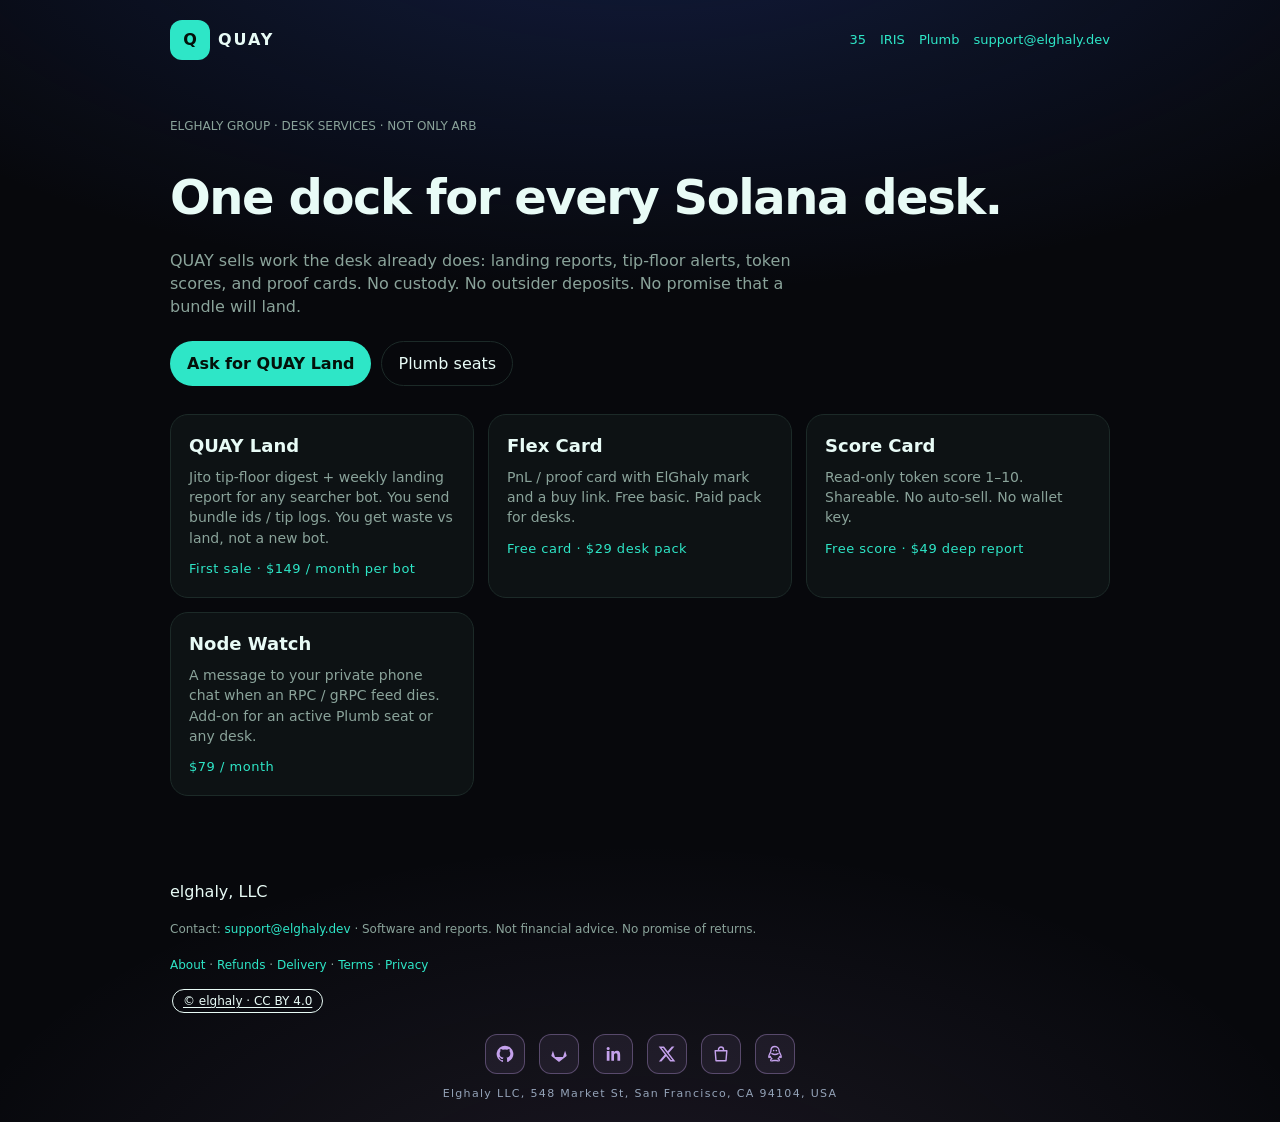
<file: quay/index.html>
<!DOCTYPE html>
<html lang="en">
<head>
<meta charset="utf-8"/>
<meta name="viewport" content="width=device-width,initial-scale=1"/>
<title>QUAY · ElGhaly desk services</title>
<meta name="description" content="QUAY is the ElGhaly service dock. Landing reports, tip-floor alerts, wallet cards, and token scores for any Solana desk — not only arbitrage."/>
<meta name="theme-color" content="#07080c"/>
<link rel="canonical" href="https://plumb-35.elghaly.dev/quay/"/>
<style>
:root{--bg:#07080c;--ink:#e8fbf6;--muted:#8aa39a;--line:#1c2a28;--mint:#2ee6c7;--card:#0d1214}
*{box-sizing:border-box}html,body{margin:0;background:radial-gradient(120% 60% at 50% -10%, rgba(42, 76, 179, .30), transparent 60%),radial-gradient(80% 50% at 50% 110%, rgba(196, 161, 236, .10), transparent 70%),var(--bg);color:var(--ink);font:16px/1.45 ui-sans-serif,system-ui}
a{color:var(--mint);text-decoration:none}header,main,footer{max-width:980px;margin:0 auto;padding:20px}
header{display:flex;align-items:center;justify-content:space-between;gap:12px;flex-wrap:wrap}
.mark{display:flex;align-items:center;gap:8px}
.q{width:40px;height:40px;border-radius:12px;background:var(--mint);color:#04110a;display:flex;align-items:center;justify-content:center;font-weight:800}
.word{font-weight:760;letter-spacing:.12em}
nav{display:flex;gap:14px;flex-wrap:wrap;color:var(--muted);font-size:13px}
h1{font-size:clamp(28px,6vw,48px);letter-spacing:-.03em;margin:28px 0 10px}
.lead{color:var(--muted);max-width:640px}
.grid{display:grid;grid-template-columns:repeat(auto-fit,minmax(240px,1fr));gap:14px;margin:28px 0}
.card{background:var(--card);border:1px solid var(--line);border-radius:18px;padding:18px}
.card h2{margin:0 0 8px;font-size:18px}
.card p{margin:0;color:var(--muted);font-size:14px}
.price{margin-top:12px;color:var(--mint);font-size:13px;letter-spacing:.04em}
.hero-actions{display:flex;gap:10px;flex-wrap:wrap;margin-top:22px}
.btn{border-radius:999px;padding:10px 16px;border:1px solid var(--line);color:var(--ink)}
.btn.primary{background:var(--mint);color:#04110a;border-color:transparent;font-weight:700}
.fine{font-size:12px;color:var(--muted);margin-top:18px}
</style>
  <link rel="icon" href="/favicon.ico" sizes="any"/>
  <link rel="icon" href="/favicon.png" type="image/png"/>
  <link rel="icon" href="/favicon.svg" type="image/svg+xml"/>
  <link rel="apple-touch-icon" href="/apple-touch-icon.png"/>
<style id="lic-badges-css">.lic-badges{margin:.75rem 0 0;font-size:.75rem;line-height:1.2}.lic-badges>a,.lic-badges>span{display:inline-flex;align-items:center;min-height:24px;margin:.2rem .15rem;padding:0 .6rem;border:1px solid currentColor;border-radius:999px;color:inherit;vertical-align:middle}.lic-badges>a{text-decoration:underline;text-underline-offset:2px}.lic-badges>span{text-decoration:none}</style>
<link rel="stylesheet" href="../css/footer-social.css"/>
<link rel="manifest" href="/site.webmanifest">
</head>
<body>
<header>
  <div class="mark"><span class="q">Q</span><span class="word">QUAY</span></div>
  <nav>
    <a href="https://35.elghaly.dev">35</a>
    <a href="https://iris-35.elghaly.dev">IRIS</a>
    <a href="https://plumb-35.elghaly.dev">Plumb</a>
    <a href="mailto:support@elghaly.dev">support@elghaly.dev</a>
  </nav>
</header>
<main>
  <p class="fine">ELGHALY GROUP · DESK SERVICES · NOT ONLY ARB</p>
  <h1>One dock for every Solana desk.</h1>
  <p class="lead">QUAY sells work the desk already does: landing reports, tip-floor alerts, token scores, and proof cards. No custody. No outsider deposits. No promise that a bundle will land.</p>
  <div class="hero-actions">
    <a class="btn primary" href="mailto:support@elghaly.dev?subject=QUAY%20Land%20desk">Ask for QUAY Land</a>
    <a class="btn" href="https://plumb-35.elghaly.dev">Plumb seats</a>
  </div>

  <div class="grid">
    <article class="card">
      <h2>QUAY Land</h2>
      <p>Jito tip-floor digest + weekly landing report for any searcher bot. You send bundle ids / tip logs. You get waste vs land, not a new bot.</p>
      <div class="price">First sale · $149 / month per bot</div>
    </article>
    <article class="card">
      <h2>Flex Card</h2>
      <p>PnL / proof card with ElGhaly mark and a buy link. Free basic. Paid pack for desks.</p>
      <div class="price">Free card · $29 desk pack</div>
    </article>
    <article class="card">
      <h2>Score Card</h2>
      <p>Read-only token score 1–10. Shareable. No auto-sell. No wallet key.</p>
      <div class="price">Free score · $49 deep report</div>
    </article>
    <article class="card">
      <h2>Node Watch</h2>
      <p>A message to your private phone chat when an RPC / gRPC feed dies. Add-on for an active Plumb seat or any desk.</p>
      <div class="price">$79 / month</div>
    </article>
  </div>
</main>
<footer>
  <p>elghaly, LLC</p>
  <p class="fine">Contact: <a href="mailto:support@elghaly.dev">support@elghaly.dev</a> · Software and reports. Not financial advice. No promise of returns.</p>
  <p class="fine"><a href="https://elghaly.dev/about.html">About</a> · <a href="https://quay-35.elghaly.dev/#refunds">Refunds</a> · <a href="https://elghaly.dev/delivery.html">Delivery</a> · <a href="https://elghaly.dev/terms.html">Terms</a> · <a href="https://elghaly.dev/privacy.html">Privacy</a></p>
  <p class="lic-badges"><a href="https://creativecommons.org/licenses/by/4.0/" rel="license">© elghaly · CC BY 4.0</a></p>
<div class="footer-social">
<div class="fsoc-row"><a class="fsoc" href="https://github.com/elghaly-dev" aria-label="GitHub" rel="noopener"><svg viewBox="0 0 24 24" aria-hidden="true"><path fill="currentColor" d="M12 2a10 10 0 0 0-3.2 19.5c.5.1.7-.2.7-.5v-1.7c-2.8.6-3.4-1.3-3.4-1.3-.5-1.2-1.1-1.5-1.1-1.5-.9-.6.1-.6.1-.6 1 .1 1.5 1 1.5 1 .9 1.5 2.4 1.1 3 .8.1-.7.4-1.1.6-1.4-2.2-.3-4.6-1.1-4.6-5 0-1.1.4-2 1-2.7-.1-.3-.4-1.3.1-2.7 0 0 .8-.3 2.8 1a9.6 9.6 0 0 1 5 0c1.9-1.3 2.8-1 2.8-1 .5 1.4.2 2.4.1 2.7.6.7 1 1.6 1 2.7 0 3.9-2.4 4.7-4.6 5 .4.3.7.9.7 1.9v2.8c0 .3.2.6.7.5A10 10 0 0 0 12 2z"/></svg></a><a class="fsoc" href="https://gitlab.com/elghaly-dev" aria-label="GitLab" rel="noopener"><svg viewBox="0 0 24 24" aria-hidden="true"><path fill="currentColor" d="M12 21.5 3.2 14.6a1 1 0 0 1-.3-1.1L4.7 8l2.5 7.7h9.6L19.3 8l1.8 5.5a1 1 0 0 1-.3 1.1z"/></svg></a><a class="fsoc" href="https://www.linkedin.com/company/elghaly-llc" aria-label="LinkedIn" rel="noopener"><svg viewBox="0 0 24 24" aria-hidden="true"><path fill="currentColor" d="M4.5 8.5h3.3V20H4.5zM6.2 3.5a1.9 1.9 0 1 1 0 3.8 1.9 1.9 0 0 1 0-3.8zM10 8.5h3.1v1.6c.5-.9 1.6-1.9 3.4-1.9 3.5 0 4.1 2.3 4.1 5.3V20h-3.3v-5.7c0-1.4 0-3.1-1.9-3.1s-2.2 1.5-2.2 3V20H10z"/></svg></a><a class="fsoc" href="https://x.com/wyndham350" aria-label="X" rel="noopener" target="_blank"><svg viewBox="0 0 24 24" aria-hidden="true"><path fill="currentColor" d="M17.8 3h3.1l-6.8 7.7L22 21h-6.2l-4.9-6.3L5.3 21H2.2l7.2-8.3L2 3h6.4l4.4 5.800zm-1.100 16.2h1.700L7.4 4.700H5.600z"/></svg></a><a class="fsoc" href="https://quay-shop.elghaly.dev" aria-label="Quay shop" rel="noopener" target="_blank"><svg viewBox="0 0 24 24" aria-hidden="true"><path fill="none" stroke="currentColor" stroke-width="1.7" stroke-linejoin="round" stroke-linecap="round" d="M5 8h14l-1 12H6zM9 8V6.5a3 3 0 0 1 6 0V8"/></svg></a><a class="fsoc" href="&#x6d;&#x61;&#x69;&#x6c;&#x74;&#x6f;&#x3a;&#x31;&#x39;&#x31;&#x38;&#x38;&#x32;&#x35;&#x37;&#x35;&#x32;&#x40;&#x71;&#x71;&#x2e;&#x63;&#x6f;&#x6d;" aria-label="QQ Mail" rel="noopener"><svg viewBox="0 0 24 24" aria-hidden="true"><path fill="none" stroke="currentColor" stroke-width="1.6" stroke-linejoin="round" d="M12 3c-3 0-5 2.4-5 5.6 0 .9-.6 1.8-1.2 3-1 2-1.6 3.8-1.2 4.4.3.4 1.1-.2 1.8-1.2.3 1.2 1 2.2 1.9 3-.9.4-1.8 1-1.6 1.6.3.8 2.5.9 4.1.3.4.1.8.1 1.2.1s.8 0 1.2-.1c1.6.6 3.8.5 4.1-.3.2-.6-.7-1.2-1.6-1.6.9-.8 1.6-1.8 1.9-3 .7 1 1.5 1.6 1.8 1.2.4-.6-.2-2.4-1.2-4.4-.6-1.2-1.2-2.1-1.2-3C17 5.4 15 3 12 3z"/><path fill="none" stroke="currentColor" stroke-width="1.6" stroke-linecap="round" d="M8.2 11.6c2.4 1.2 5.2 1.2 7.6 0"/><circle cx="10.4" cy="7.9" r=".95" fill="currentColor"/><circle cx="13.6" cy="7.9" r=".95" fill="currentColor"/></svg></a></div>
<p class="fsoc-addr" dir="ltr">Elghaly LLC, 548 Market St, San Francisco, CA 94104, USA</p>
</div>
</footer>
</body>
</html>
</file>
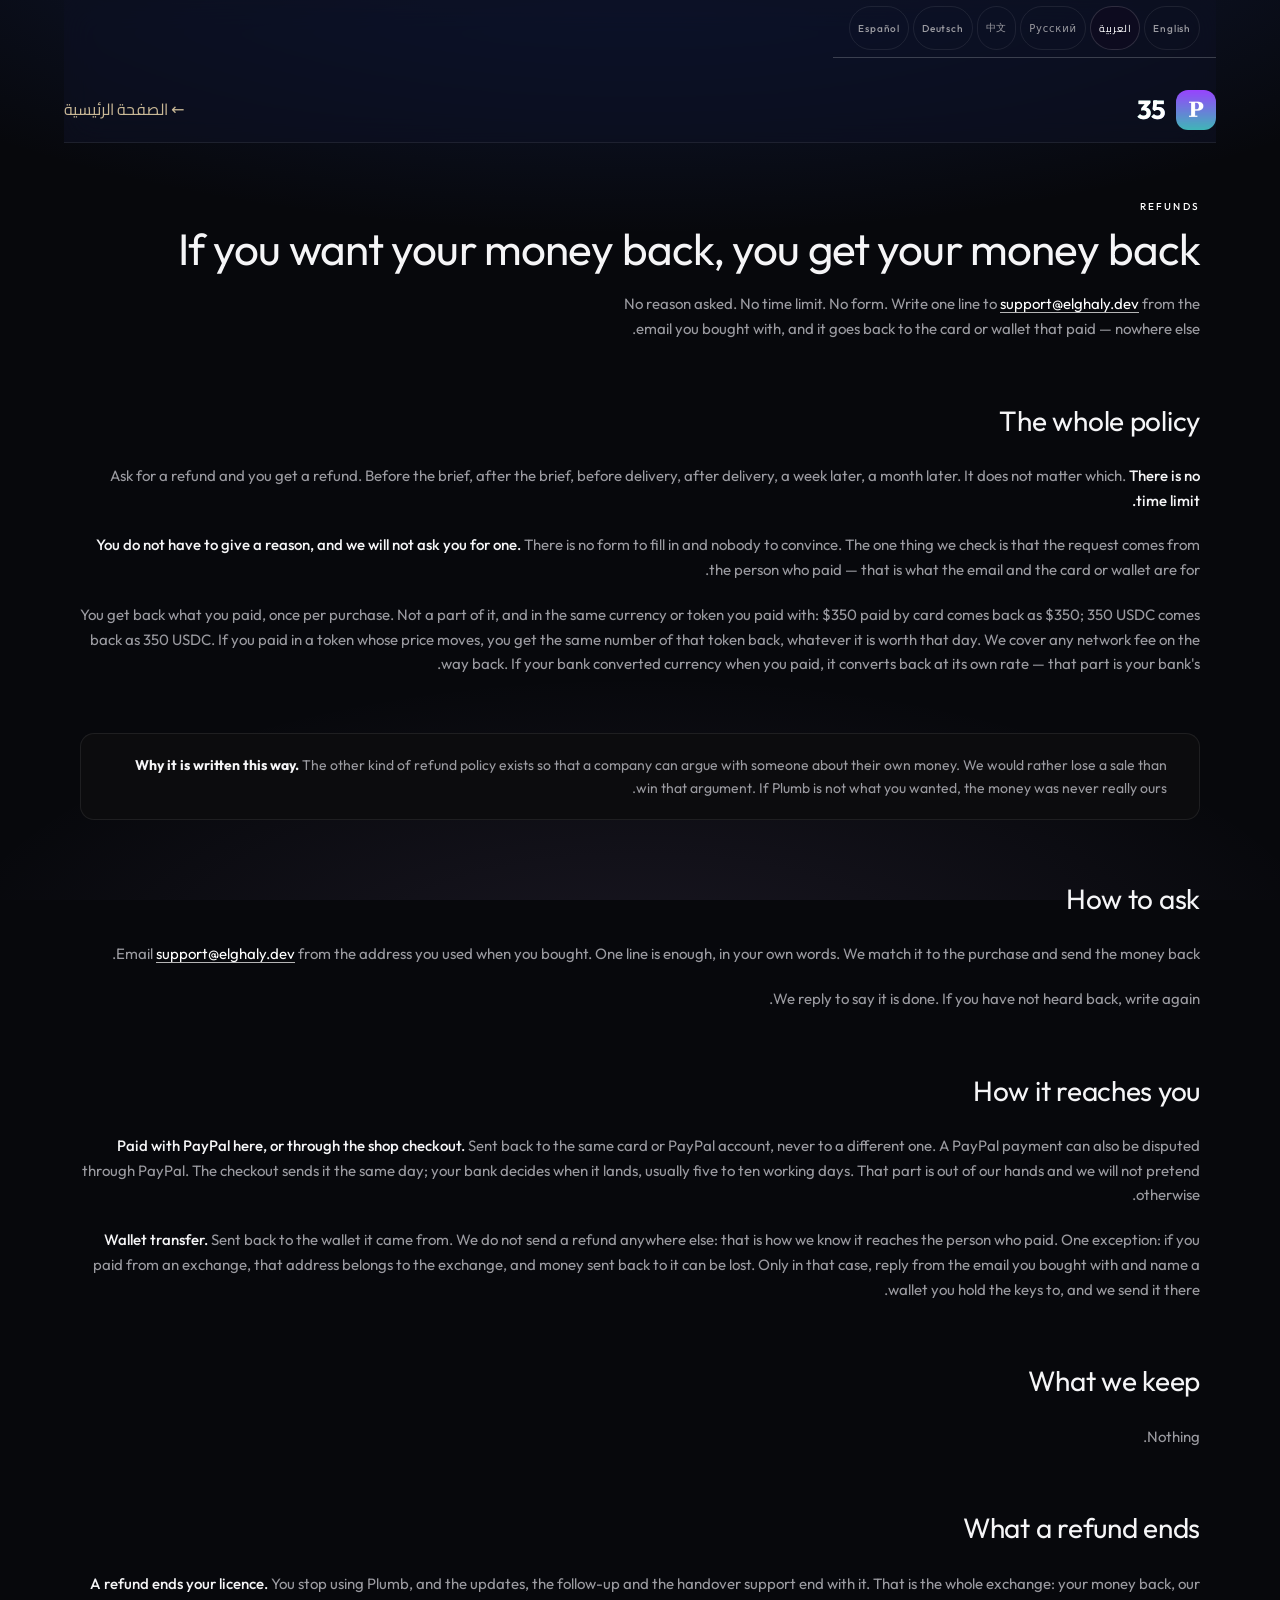
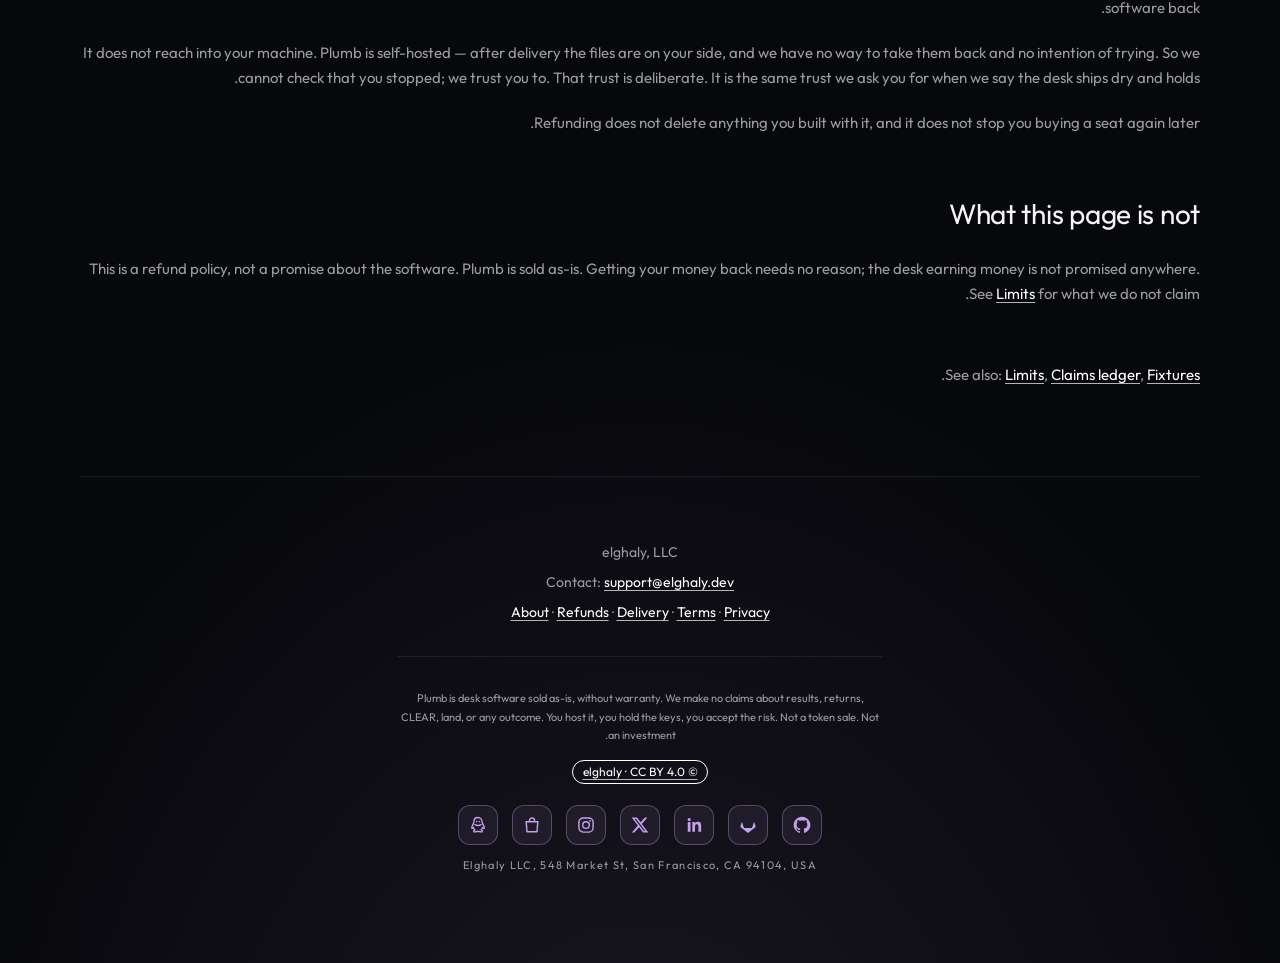
<file: refunds/index.html>
<!DOCTYPE html>
<html lang="en">
<head>
<meta charset="utf-8"/>
<meta name="viewport" content="width=device-width,initial-scale=1"/>
<title>Refunds · Plumb</title>
<meta name="description" content="If you want your money back, you get your money back. No reason asked, no time limit, no form. The same amount, back to the card or wallet that paid."/>
<meta name="robots" content="index,follow"/>
<meta name="theme-color" content="#07080c"/>
<meta name="color-scheme" content="dark"/>
<link rel="canonical" href="https://plumb-35.elghaly.dev/refunds/"/>
<link rel="icon" href="/favicon.ico" sizes="any"/>
<link rel="icon" href="/favicon.png" type="image/png"/>
<link rel="icon" href="/favicon.svg" type="image/svg+xml"/>
<link rel="apple-touch-icon" href="/apple-touch-icon.png"/>
<link rel="stylesheet" href="../css/house-glass.css"/>
<link rel="stylesheet" href="../proof/proof.css"/>
<style id="lic-badges-css">.lic-badges{margin:.75rem 0 0;font-size:.75rem;line-height:1.2}.lic-badges>a,.lic-badges>span{display:inline-flex;align-items:center;min-height:24px;margin:.2rem .15rem;padding:0 .6rem;border:1px solid currentColor;border-radius:999px;color:inherit;vertical-align:middle}.lic-badges>a{text-decoration:underline;text-underline-offset:2px}.lic-badges>span{text-decoration:none}</style>
<link rel="stylesheet" href="../css/footer-social.css"/>
<link rel="manifest" href="/site.webmanifest">
</head>
<body>
<div class="wrap">
  <header class="nav">
    <div class="nav__langbar">
      <div class="nav__langbar-in">
        <nav class="lang-switch" aria-label="Language">
          <button type="button" class="lang-btn active" data-lang="en" aria-pressed="true">English</button>
          <button type="button" class="lang-btn" data-lang="ar" aria-pressed="false">العربية</button>
          <button type="button" class="lang-btn" data-lang="ru" aria-pressed="false">Русский</button>
          <button type="button" class="lang-btn" data-lang="zh" aria-pressed="false">中文</button>
          <button type="button" class="lang-btn" data-lang="de" aria-pressed="false">Deutsch</button>
          <button type="button" class="lang-btn" data-lang="es" aria-pressed="false">Español</button>
        </nav>
      </div>
    </div>
    <div class="nav__in proof-nav-row">
      <div class="brand">
        <img class="brand-p" src="../logo.png" width="40" height="40" alt="" aria-hidden="true"/>
        <a href="../" class="brand-logo" aria-label="Plumb — home">
          <span class="bl-35">35</span>
          <span class="bl-stack"><span class="bl-name">PLUMB</span><span class="bl-sub">REFUNDS</span></span>
        </a>
      </div>
      <div class="header-right">
        <a href="../" id="proofBackHome">← Plumb home</a>
      </div>
    </div>
  </header>

  <p class="locale-notice" id="proofLocaleNote" hidden></p>

  <p class="section-label">Refunds</p>
  <h1>If you want your money back, you get your money back</h1>
  <p class="lead">No reason asked. No time limit. No form. Write one line to <a href="mailto:support@elghaly.dev">support@elghaly.dev</a> from the email you bought with, and it goes back to the card or wallet that paid — nowhere else.</p>

  <div class="prose">
    <h2>The whole policy</h2>
    <p>Ask for a refund and you get a refund. Before the brief, after the brief, before delivery, after delivery, a week later, a month later. It does not matter which. <strong>There is no time limit.</strong></p>
    <p><strong>You do not have to give a reason, and we will not ask you for one.</strong> There is no form to fill in and nobody to convince. The one thing we check is that the request comes from the person who paid — that is what the email and the card or wallet are for.</p>
    <p>You get back what you paid, once per purchase. Not a part of it, and in the same currency or token you paid with: $350 paid by card comes back as $350; 350 USDC comes back as 350 USDC. If you paid in a token whose price moves, you get the same number of that token back, whatever it is worth that day. We cover any network fee on the way back. If your bank converted currency when you paid, it converts back at its own rate — that part is your bank's.</p>
  </div>

  <div class="callout">
    <p><strong>Why it is written this way.</strong> The other kind of refund policy exists so that a company can argue with someone about their own money. We would rather lose a sale than win that argument. If Plumb is not what you wanted, the money was never really ours.</p>
  </div>

  <div class="prose">
    <h2>How to ask</h2>
    <p>Email <a href="mailto:support@elghaly.dev">support@elghaly.dev</a> from the address you used when you bought. One line is enough, in your own words. We match it to the purchase and send the money back.</p>
    <p>We reply to say it is done. If you have not heard back, write again.</p>

    <h2>How it reaches you</h2>
    <p><strong>Paid with PayPal here, or through the shop checkout.</strong> Sent back to the same card or PayPal account, never to a different one. A PayPal payment can also be disputed through PayPal. The checkout sends it the same day; your bank decides when it lands, usually five to ten working days. That part is out of our hands and we will not pretend otherwise.</p>
    <p><strong>Wallet transfer.</strong> Sent back to the wallet it came from. We do not send a refund anywhere else: that is how we know it reaches the person who paid. One exception: if you paid from an exchange, that address belongs to the exchange, and money sent back to it can be lost. Only in that case, reply from the email you bought with and name a wallet you hold the keys to, and we send it there.</p>

    <h2>What we keep</h2>
    <p>Nothing.</p>

    <h2>What a refund ends</h2>
    <p><strong>A refund ends your licence.</strong> You stop using Plumb, and the updates, the follow-up and the handover support end with it. That is the whole exchange: your money back, our software back.</p>
    <p>It does not reach into your machine. Plumb is self-hosted — after delivery the files are on your side, and we have no way to take them back and no intention of trying. So we cannot check that you stopped; we trust you to. That trust is deliberate. It is the same trust we ask you for when we say the desk ships dry and holds.</p>
    <p>Refunding does not delete anything you built with it, and it does not stop you buying a seat again later.</p>

    <h2>What this page is not</h2>
    <p>This is a refund policy, not a promise about the software. Plumb is sold as-is. Getting your money back needs no reason; the desk earning money is not promised anywhere. See <a href="../proof/limits/">Limits</a> for what we do not claim.</p>
  </div>

  <div class="prose">
    <p>See also: <a href="../proof/limits/">Limits</a>, <a href="../proof/claims/">Claims ledger</a>, <a href="../proof/fixtures/">Fixtures</a>.</p>
  </div>

  <footer>
    <p>elghaly, LLC</p>
    <p class="addr">Contact: <a href="mailto:support@elghaly.dev">support@elghaly.dev</a></p>
    <p class="addr legal-links"><a href="https://elghaly.dev/about.html">About</a> · <a href="/refunds/">Refunds</a> · <a href="https://elghaly.dev/delivery.html">Delivery</a> · <a href="https://elghaly.dev/terms.html">Terms</a> · <a href="https://elghaly.dev/privacy.html">Privacy</a></p>
    <p class="fine">Plumb is desk software sold as-is, without warranty. We make no claims about results, returns, CLEAR, land, or any outcome. You host it, you hold the keys, you accept the risk. Not a token sale. Not an investment.</p>
  <p class="lic-badges"><a href="https://creativecommons.org/licenses/by/4.0/" rel="license">© elghaly · CC BY 4.0</a></p>
  <div class="footer-social">
<div class="fsoc-row"><a class="fsoc" href="https://github.com/elghaly-dev" aria-label="GitHub" rel="noopener"><svg viewBox="0 0 24 24" aria-hidden="true"><path fill="currentColor" d="M12 2a10 10 0 0 0-3.2 19.5c.5.1.7-.2.7-.5v-1.7c-2.8.6-3.4-1.3-3.4-1.3-.5-1.2-1.1-1.5-1.1-1.5-.9-.6.1-.6.1-.6 1 .1 1.5 1 1.5 1 .9 1.5 2.4 1.1 3 .8.1-.7.4-1.1.6-1.4-2.2-.3-4.6-1.1-4.6-5 0-1.1.4-2 1-2.7-.1-.3-.4-1.3.1-2.7 0 0 .8-.3 2.8 1a9.6 9.6 0 0 1 5 0c1.9-1.3 2.8-1 2.8-1 .5 1.4.2 2.4.1 2.7.6.7 1 1.6 1 2.7 0 3.9-2.4 4.7-4.6 5 .4.3.7.9.7 1.9v2.8c0 .3.2.6.7.5A10 10 0 0 0 12 2z"/></svg></a><a class="fsoc" href="https://gitlab.com/elghaly-dev" aria-label="GitLab" rel="noopener"><svg viewBox="0 0 24 24" aria-hidden="true"><path fill="currentColor" d="M12 21.5 3.2 14.6a1 1 0 0 1-.3-1.1L4.7 8l2.5 7.7h9.6L19.3 8l1.8 5.5a1 1 0 0 1-.3 1.1z"/></svg></a><a class="fsoc" href="https://www.linkedin.com/company/elghaly-llc" aria-label="LinkedIn" rel="noopener"><svg viewBox="0 0 24 24" aria-hidden="true"><path fill="currentColor" d="M4.5 8.5h3.3V20H4.5zM6.2 3.5a1.9 1.9 0 1 1 0 3.8 1.9 1.9 0 0 1 0-3.8zM10 8.5h3.1v1.6c.5-.9 1.6-1.9 3.4-1.9 3.5 0 4.1 2.3 4.1 5.3V20h-3.3v-5.7c0-1.4 0-3.1-1.9-3.1s-2.2 1.5-2.2 3V20H10z"/></svg></a><a class="fsoc" href="https://x.com/wyndham350" aria-label="X" rel="noopener" target="_blank"><svg viewBox="0 0 24 24" aria-hidden="true"><path fill="currentColor" d="M17.8 3h3.1l-6.8 7.7L22 21h-6.2l-4.9-6.3L5.3 21H2.2l7.2-8.3L2 3h6.4l4.4 5.800zm-1.100 16.2h1.700L7.4 4.700H5.600z"/></svg></a><a class="fsoc" href="https://www.instagram.com/plumb.35" aria-label="Instagram" rel="noopener" target="_blank"><svg viewBox="0 0 24 24" aria-hidden="true"><rect x="3.5" y="3.5" width="17" height="17" rx="5" fill="none" stroke="currentColor" stroke-width="1.7"/><circle cx="12" cy="12" r="4" fill="none" stroke="currentColor" stroke-width="1.7"/><circle cx="17" cy="7" r="1.1" fill="currentColor"/></svg></a><a class="fsoc" href="https://plumb-shop.elghaly.dev" aria-label="Plumb shop" rel="noopener" target="_blank"><svg viewBox="0 0 24 24" aria-hidden="true"><path fill="none" stroke="currentColor" stroke-width="1.7" stroke-linejoin="round" stroke-linecap="round" d="M5 8h14l-1 12H6zM9 8V6.5a3 3 0 0 1 6 0V8"/></svg></a><a class="fsoc" href="&#x6d;&#x61;&#x69;&#x6c;&#x74;&#x6f;&#x3a;&#x31;&#x39;&#x31;&#x38;&#x38;&#x32;&#x35;&#x37;&#x35;&#x32;&#x40;&#x71;&#x71;&#x2e;&#x63;&#x6f;&#x6d;" aria-label="QQ Mail" rel="noopener"><svg viewBox="0 0 24 24" aria-hidden="true"><path fill="none" stroke="currentColor" stroke-width="1.6" stroke-linejoin="round" d="M12 3c-3 0-5 2.4-5 5.6 0 .9-.6 1.8-1.2 3-1 2-1.6 3.8-1.2 4.4.3.4 1.1-.2 1.8-1.2.3 1.2 1 2.2 1.9 3-.9.4-1.8 1-1.6 1.6.3.8 2.5.9 4.1.3.4.1.8.1 1.2.1s.8 0 1.2-.1c1.6.6 3.8.5 4.1-.3.2-.6-.7-1.2-1.6-1.6.9-.8 1.6-1.8 1.9-3 .7 1 1.5 1.6 1.8 1.2.4-.6-.2-2.4-1.2-4.4-.6-1.2-1.2-2.1-1.2-3C17 5.4 15 3 12 3z"/><path fill="none" stroke="currentColor" stroke-width="1.6" stroke-linecap="round" d="M8.2 11.6c2.4 1.2 5.2 1.2 7.6 0"/><circle cx="10.4" cy="7.9" r=".95" fill="currentColor"/><circle cx="13.6" cy="7.9" r=".95" fill="currentColor"/></svg></a></div>
<p class="fsoc-addr" dir="ltr">Elghaly LLC, 548 Market St, San Francisco, CA 94104, USA</p>
</div>
</footer>
</div>
<script src="../proof/proof-i18n.js"></script>
</body>
</html>
</file>
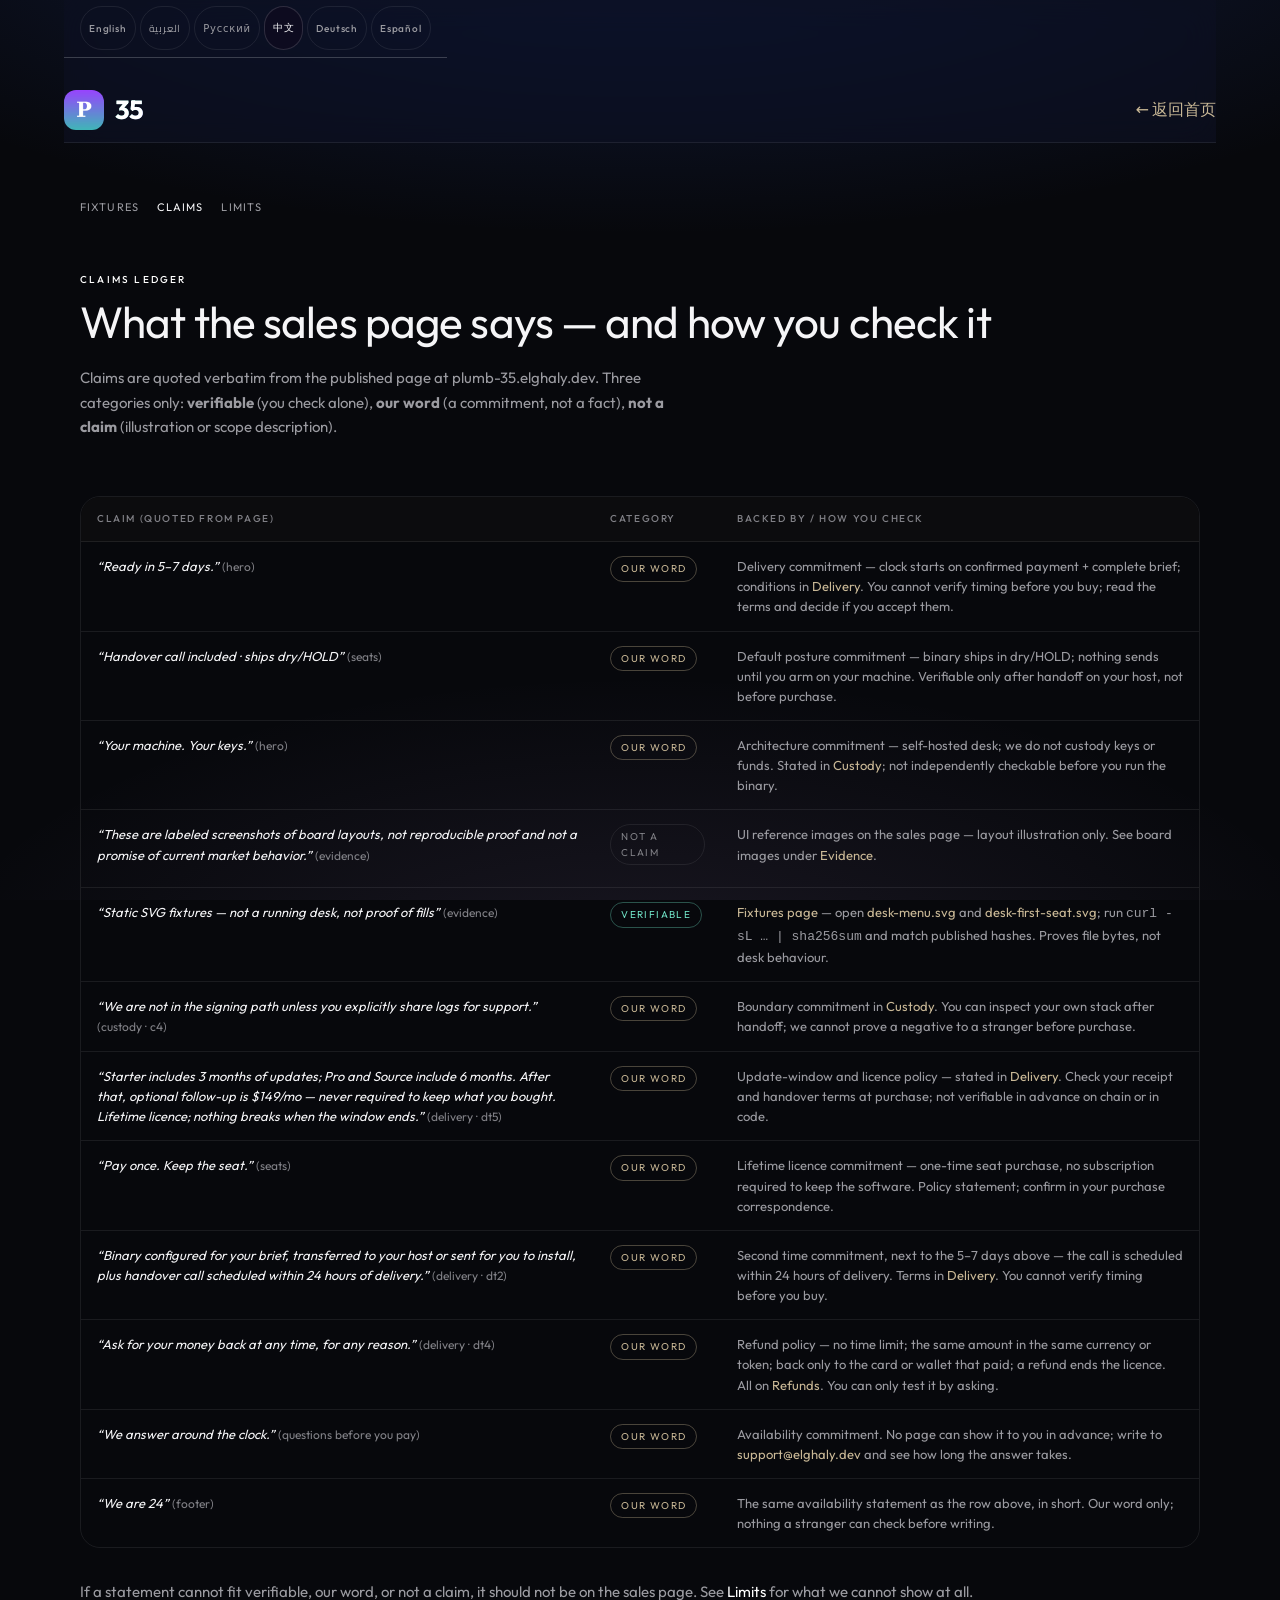
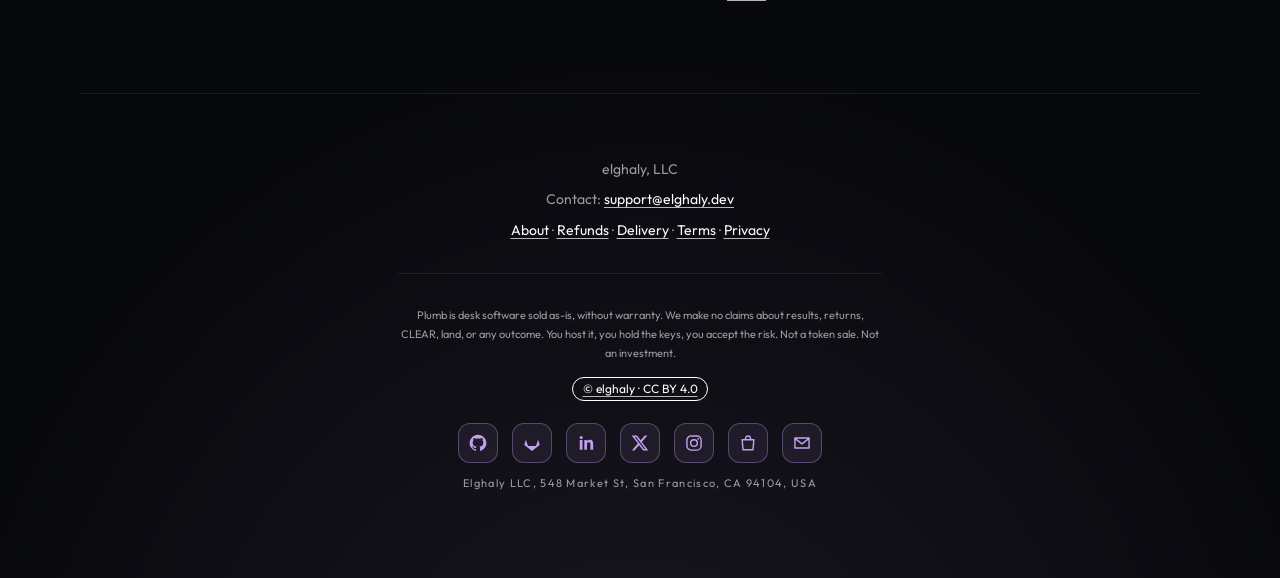
<file: proof/claims/index.html>
<!DOCTYPE html>
<html lang="en">
<head>
<meta charset="utf-8"/>
<meta name="viewport" content="width=device-width,initial-scale=1"/>
<title>Claims ledger · Plumb proof</title>
<meta name="description" content="Every claim on the Plumb sales page — quoted verbatim — with how a stranger checks it: verifiable, our word, or not a claim."/>
<meta name="robots" content="index,follow"/>
<meta name="theme-color" content="#07080c"/>
<link rel="icon" href="../../favicon.png" type="image/png"/>
<link rel="icon" href="../../favicon.svg" type="image/svg+xml"/>
<link rel="stylesheet" href="../../css/house-glass.css"/>
<link rel="stylesheet" href="../proof.css"/>
<style id="lic-badges-css">.lic-badges{margin:.75rem 0 0;font-size:.75rem;line-height:1.2}.lic-badges>a,.lic-badges>span{display:inline-flex;align-items:center;min-height:24px;margin:.2rem .15rem;padding:0 .6rem;border:1px solid currentColor;border-radius:999px;color:inherit;vertical-align:middle}.lic-badges>a{text-decoration:underline;text-underline-offset:2px}.lic-badges>span{text-decoration:none}</style>
<link rel="stylesheet" href="../../css/footer-social.css"/>
<link rel="manifest" href="/site.webmanifest">
</head>
<body>
<div class="wrap">
  <header class="nav">
    <div class="nav__langbar">
      <div class="nav__langbar-in">
        <nav class="lang-switch" aria-label="Language">
          <button type="button" class="lang-btn active" data-lang="en" aria-pressed="true">English</button>
          <button type="button" class="lang-btn" data-lang="ar" aria-pressed="false">العربية</button>
          <button type="button" class="lang-btn" data-lang="ru" aria-pressed="false">Русский</button>
          <button type="button" class="lang-btn" data-lang="zh" aria-pressed="false">中文</button>
          <button type="button" class="lang-btn" data-lang="de" aria-pressed="false">Deutsch</button>
          <button type="button" class="lang-btn" data-lang="es" aria-pressed="false">Español</button>
        </nav>
      </div>
    </div>
    <div class="nav__in proof-nav-row">
      <div class="brand">
        <img class="brand-p" src="../../logo.png" width="40" height="40" alt="" aria-hidden="true"/>
        <a href="../../" class="brand-logo" aria-label="Plumb — home">
          <span class="bl-35">35</span>
          <span class="bl-stack"><span class="bl-name">PLUMB</span><span class="bl-sub">PROOF</span></span>
        </a>
      </div>
      <div class="header-right">
        <a href="../../" id="proofBackHome">← Plumb home</a>
      </div>
    </div>
  </header>

  <nav class="proof-nav" aria-label="Proof pages">
    <a href="../fixtures/" id="navFixtures">Fixtures</a>
    <a href="../claims/" id="navClaims" aria-current="page">Claims</a>
    <a href="../limits/" id="navLimits">Limits</a>
  </nav>

  <p class="locale-notice" id="proofLocaleNote" hidden></p>

  <p class="section-label">Claims ledger</p>
  <h1>What the sales page says — and how you check it</h1>
  <p class="lead">Claims are quoted verbatim from the published page at plumb-35.elghaly.dev. Three categories only: <strong>verifiable</strong> (you check alone), <strong>our word</strong> (a commitment, not a fact), <strong>not a claim</strong> (illustration or scope description).</p>

  <div class="claims-table-wrap">
    <table>
      <thead>
        <tr>
          <th scope="col">Claim (quoted from page)</th>
          <th scope="col">Category</th>
          <th scope="col">Backed by / how you check</th>
        </tr>
      </thead>
      <tbody>
        <tr>
          <td><span class="quote">“Ready in 5–7 days.”</span> <span style="color:var(--muted-soft);font-size:12px">(hero)</span></td>
          <td><span class="tag tag-word">Our word</span></td>
          <td>Delivery commitment — clock starts on confirmed payment + complete brief; conditions in <a href="../../#delivery">Delivery</a>. You cannot verify timing before you buy; read the terms and decide if you accept them.</td>
        </tr>
        <tr>
          <td><span class="quote">“Handover call included · ships dry/HOLD”</span> <span style="color:var(--muted-soft);font-size:12px">(seats)</span></td>
          <td><span class="tag tag-word">Our word</span></td>
          <td>Default posture commitment — binary ships in dry/HOLD; nothing sends until you arm on your machine. Verifiable only after handoff on your host, not before purchase.</td>
        </tr>
        <tr>
          <td><span class="quote">“Your machine. Your keys.”</span> <span style="color:var(--muted-soft);font-size:12px">(hero)</span></td>
          <td><span class="tag tag-word">Our word</span></td>
          <td>Architecture commitment — self-hosted desk; we do not custody keys or funds. Stated in <a href="../../#custody">Custody</a>; not independently checkable before you run the binary.</td>
        </tr>
        <tr>
          <td><span class="quote">“These are labeled screenshots of board layouts, not reproducible proof and not a promise of current market behavior.”</span> <span style="color:var(--muted-soft);font-size:12px">(evidence)</span></td>
          <td><span class="tag tag-not">Not a claim</span></td>
          <td>UI reference images on the sales page — layout illustration only. See board images under <a href="../../#evidence">Evidence</a>.</td>
        </tr>
        <tr>
          <td><span class="quote">“Static SVG fixtures — not a running desk, not proof of fills”</span> <span style="color:var(--muted-soft);font-size:12px">(evidence)</span></td>
          <td><span class="tag tag-verifiable">Verifiable</span></td>
          <td><a href="../fixtures/">Fixtures page</a> — open <a href="../../desk-menu.svg">desk-menu.svg</a> and <a href="../../desk-first-seat.svg">desk-first-seat.svg</a>; run <code>curl -sL … | sha256sum</code> and match published hashes. Proves file bytes, not desk behaviour.</td>
        </tr>
        <tr>
          <td><span class="quote">“We are not in the signing path unless you explicitly share logs for support.”</span> <span style="color:var(--muted-soft);font-size:12px">(custody · c4)</span></td>
          <td><span class="tag tag-word">Our word</span></td>
          <td>Boundary commitment in <a href="../../#custody">Custody</a>. You can inspect your own stack after handoff; we cannot prove a negative to a stranger before purchase.</td>
        </tr>
        <tr>
          <td><span class="quote">“Starter includes 3 months of updates; Pro and Source include 6 months. After that, optional follow-up is $149/mo — never required to keep what you bought. Lifetime licence; nothing breaks when the window ends.”</span> <span style="color:var(--muted-soft);font-size:12px">(delivery · dt5)</span></td>
          <td><span class="tag tag-word">Our word</span></td>
          <td>Update-window and licence policy — stated in <a href="../../#delivery">Delivery</a>. Check your receipt and handover terms at purchase; not verifiable in advance on chain or in code.</td>
        </tr>
        <tr>
          <td><span class="quote">“Pay once. Keep the seat.”</span> <span style="color:var(--muted-soft);font-size:12px">(seats)</span></td>
          <td><span class="tag tag-word">Our word</span></td>
          <td>Lifetime licence commitment — one-time seat purchase, no subscription required to keep the software. Policy statement; confirm in your purchase correspondence.</td>
        </tr>
        <tr>
          <td><span class="quote">“Binary configured for your brief, transferred to your host or sent for you to install, plus handover call scheduled within 24 hours of delivery.”</span> <span style="color:var(--muted-soft);font-size:12px">(delivery · dt2)</span></td>
          <td><span class="tag tag-word">Our word</span></td>
          <td>Second time commitment, next to the 5–7 days above — the call is scheduled within 24 hours of delivery. Terms in <a href="../../#delivery">Delivery</a>. You cannot verify timing before you buy.</td>
        </tr>
        <tr>
          <td><span class="quote">“Ask for your money back at any time, for any reason.”</span> <span style="color:var(--muted-soft);font-size:12px">(delivery · dt4)</span></td>
          <td><span class="tag tag-word">Our word</span></td>
          <td>Refund policy — no time limit; the same amount in the same currency or token; back only to the card or wallet that paid; a refund ends the licence. All on <a href="../../refunds/">Refunds</a>. You can only test it by asking.</td>
        </tr>
        <tr>
          <td><span class="quote">“We answer around the clock.”</span> <span style="color:var(--muted-soft);font-size:12px">(questions before you pay)</span></td>
          <td><span class="tag tag-word">Our word</span></td>
          <td>Availability commitment. No page can show it to you in advance; write to <a href="mailto:support@elghaly.dev">support@elghaly.dev</a> and see how long the answer takes.</td>
        </tr>
        <tr>
          <td><span class="quote">“We are 24”</span> <span style="color:var(--muted-soft);font-size:12px">(footer)</span></td>
          <td><span class="tag tag-word">Our word</span></td>
          <td>The same availability statement as the row above, in short. Our word only; nothing a stranger can check before writing.</td>
        </tr>
      </tbody>
    </table>
  </div>

  <div class="prose">
    <p>If a statement cannot fit verifiable, our word, or not a claim, it should not be on the sales page. See <a href="../limits/">Limits</a> for what we cannot show at all.</p>
  </div>

  <footer>
    <p>elghaly, LLC</p>
    <p class="addr">Contact: <a href="mailto:support@elghaly.dev">support@elghaly.dev</a></p>
    <p class="addr legal-links"><a href="https://elghaly.dev/about.html">About</a> · <a href="/refunds/">Refunds</a> · <a href="https://elghaly.dev/delivery.html">Delivery</a> · <a href="https://elghaly.dev/terms.html">Terms</a> · <a href="https://elghaly.dev/privacy.html">Privacy</a></p>
    <p class="fine">Plumb is desk software sold as-is, without warranty. We make no claims about results, returns, CLEAR, land, or any outcome. You host it, you hold the keys, you accept the risk. Not a token sale. Not an investment.</p>
  <p class="lic-badges"><a href="https://creativecommons.org/licenses/by/4.0/" rel="license">© elghaly · CC BY 4.0</a></p>
  <div class="footer-social">
<div class="fsoc-row"><a class="fsoc" href="https://github.com/elghaly-dev" aria-label="GitHub" rel="noopener"><svg viewBox="0 0 24 24" aria-hidden="true"><path fill="currentColor" d="M12 2a10 10 0 0 0-3.2 19.5c.5.1.7-.2.7-.5v-1.7c-2.8.6-3.4-1.3-3.4-1.3-.5-1.2-1.1-1.5-1.1-1.5-.9-.6.1-.6.1-.6 1 .1 1.5 1 1.5 1 .9 1.5 2.4 1.1 3 .8.1-.7.4-1.1.6-1.4-2.2-.3-4.6-1.1-4.6-5 0-1.1.4-2 1-2.7-.1-.3-.4-1.3.1-2.7 0 0 .8-.3 2.8 1a9.6 9.6 0 0 1 5 0c1.9-1.3 2.8-1 2.8-1 .5 1.4.2 2.4.1 2.7.6.7 1 1.6 1 2.7 0 3.9-2.4 4.7-4.6 5 .4.3.7.9.7 1.9v2.8c0 .3.2.6.7.5A10 10 0 0 0 12 2z"/></svg></a><a class="fsoc" href="https://gitlab.com/elghaly-dev" aria-label="GitLab" rel="noopener"><svg viewBox="0 0 24 24" aria-hidden="true"><path fill="currentColor" d="M12 21.5 3.2 14.6a1 1 0 0 1-.3-1.1L4.7 8l2.5 7.7h9.6L19.3 8l1.8 5.5a1 1 0 0 1-.3 1.1z"/></svg></a><a class="fsoc" href="https://www.linkedin.com/company/elghaly-llc" aria-label="LinkedIn" rel="noopener"><svg viewBox="0 0 24 24" aria-hidden="true"><path fill="currentColor" d="M4.5 8.5h3.3V20H4.5zM6.2 3.5a1.9 1.9 0 1 1 0 3.8 1.9 1.9 0 0 1 0-3.8zM10 8.5h3.1v1.6c.5-.9 1.6-1.9 3.4-1.9 3.5 0 4.1 2.3 4.1 5.3V20h-3.3v-5.7c0-1.4 0-3.1-1.9-3.1s-2.2 1.5-2.2 3V20H10z"/></svg></a><a class="fsoc" href="https://x.com/wyndham350" aria-label="X" rel="noopener" target="_blank"><svg viewBox="0 0 24 24" aria-hidden="true"><path fill="currentColor" d="M17.8 3h3.1l-6.8 7.7L22 21h-6.2l-4.9-6.3L5.3 21H2.2l7.2-8.3L2 3h6.4l4.4 5.800zm-1.100 16.2h1.700L7.4 4.700H5.600z"/></svg></a><a class="fsoc" href="https://www.instagram.com/plumb.35" aria-label="Instagram" rel="noopener" target="_blank"><svg viewBox="0 0 24 24" aria-hidden="true"><rect x="3.5" y="3.5" width="17" height="17" rx="5" fill="none" stroke="currentColor" stroke-width="1.7"/><circle cx="12" cy="12" r="4" fill="none" stroke="currentColor" stroke-width="1.7"/><circle cx="17" cy="7" r="1.1" fill="currentColor"/></svg></a><a class="fsoc" href="https://plumb-shop.elghaly.dev" aria-label="Plumb shop" rel="noopener" target="_blank"><svg viewBox="0 0 24 24" aria-hidden="true"><path fill="none" stroke="currentColor" stroke-width="1.7" stroke-linejoin="round" stroke-linecap="round" d="M5 8h14l-1 12H6zM9 8V6.5a3 3 0 0 1 6 0V8"/></svg></a><a class="fsoc" href="&#x6d;&#x61;&#x69;&#x6c;&#x74;&#x6f;&#x3a;&#x31;&#x39;&#x31;&#x38;&#x38;&#x32;&#x35;&#x37;&#x35;&#x32;&#x40;&#x71;&#x71;&#x2e;&#x63;&#x6f;&#x6d;" aria-label="QQ Mail" rel="noopener"><svg viewBox="0 0 24 24" aria-hidden="true"><path fill="none" stroke="currentColor" stroke-width="1.7" stroke-linejoin="round" stroke-linecap="round" d="M3.5 6h17v12h-17zM3.5 6.5l8.5 6.5 8.5-6.5"/></svg></a></div>
<p class="fsoc-addr" dir="ltr">Elghaly LLC, 548 Market St, San Francisco, CA 94104, USA</p>
</div>
</footer>
</div>
<script src="../proof-i18n.js"></script>
</body>
</html>
</file>
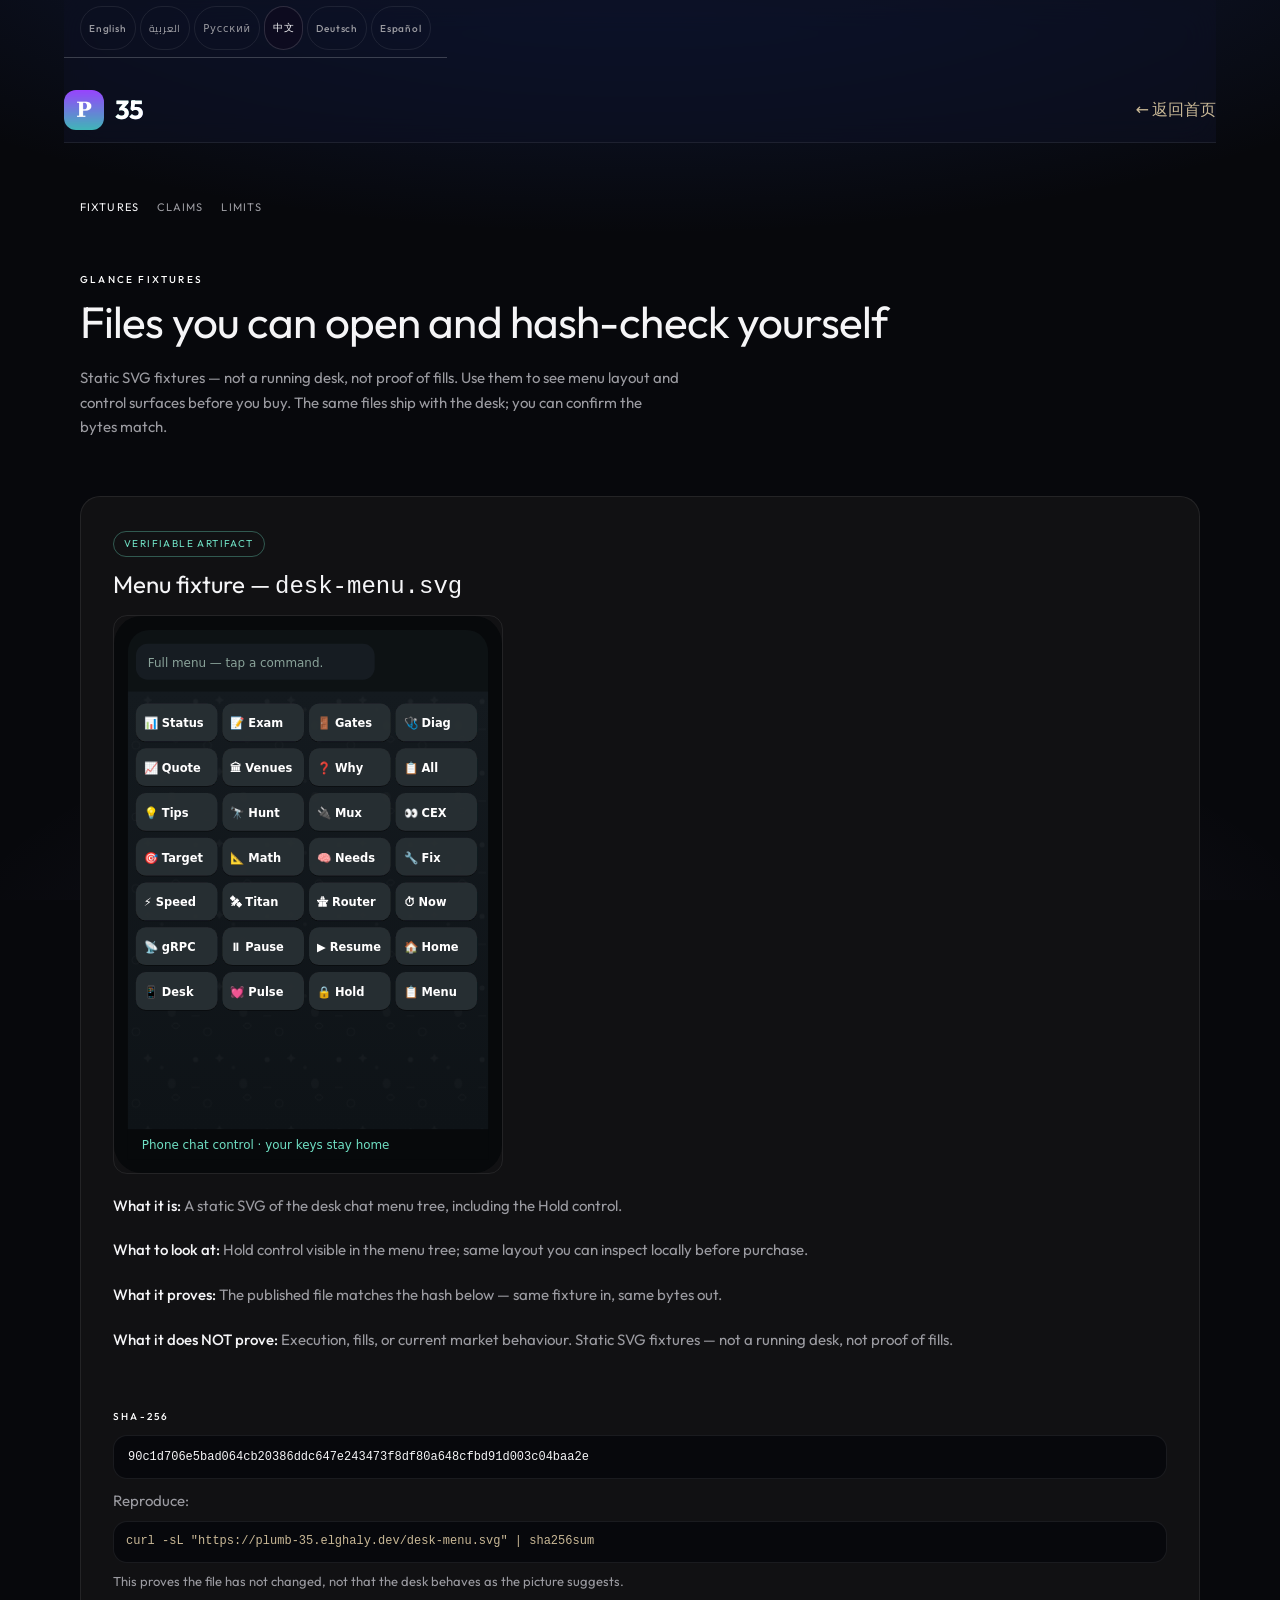
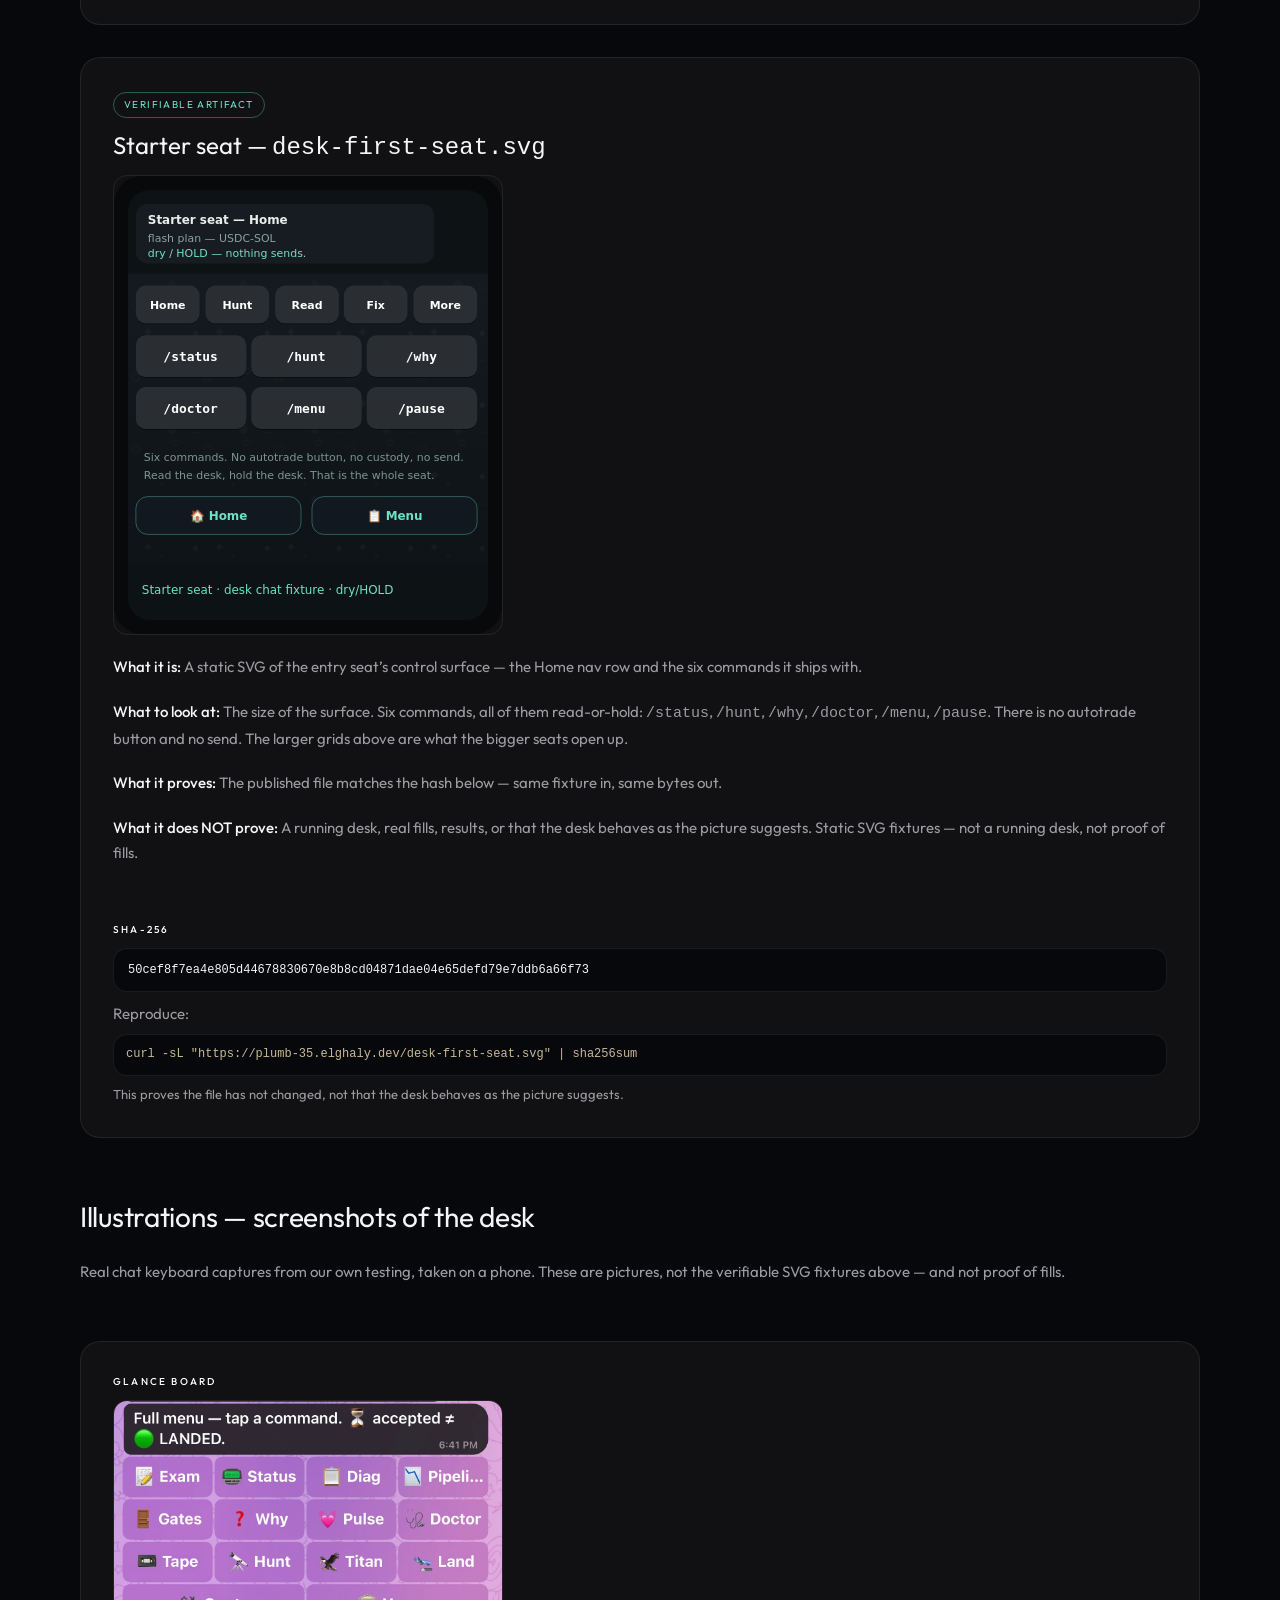
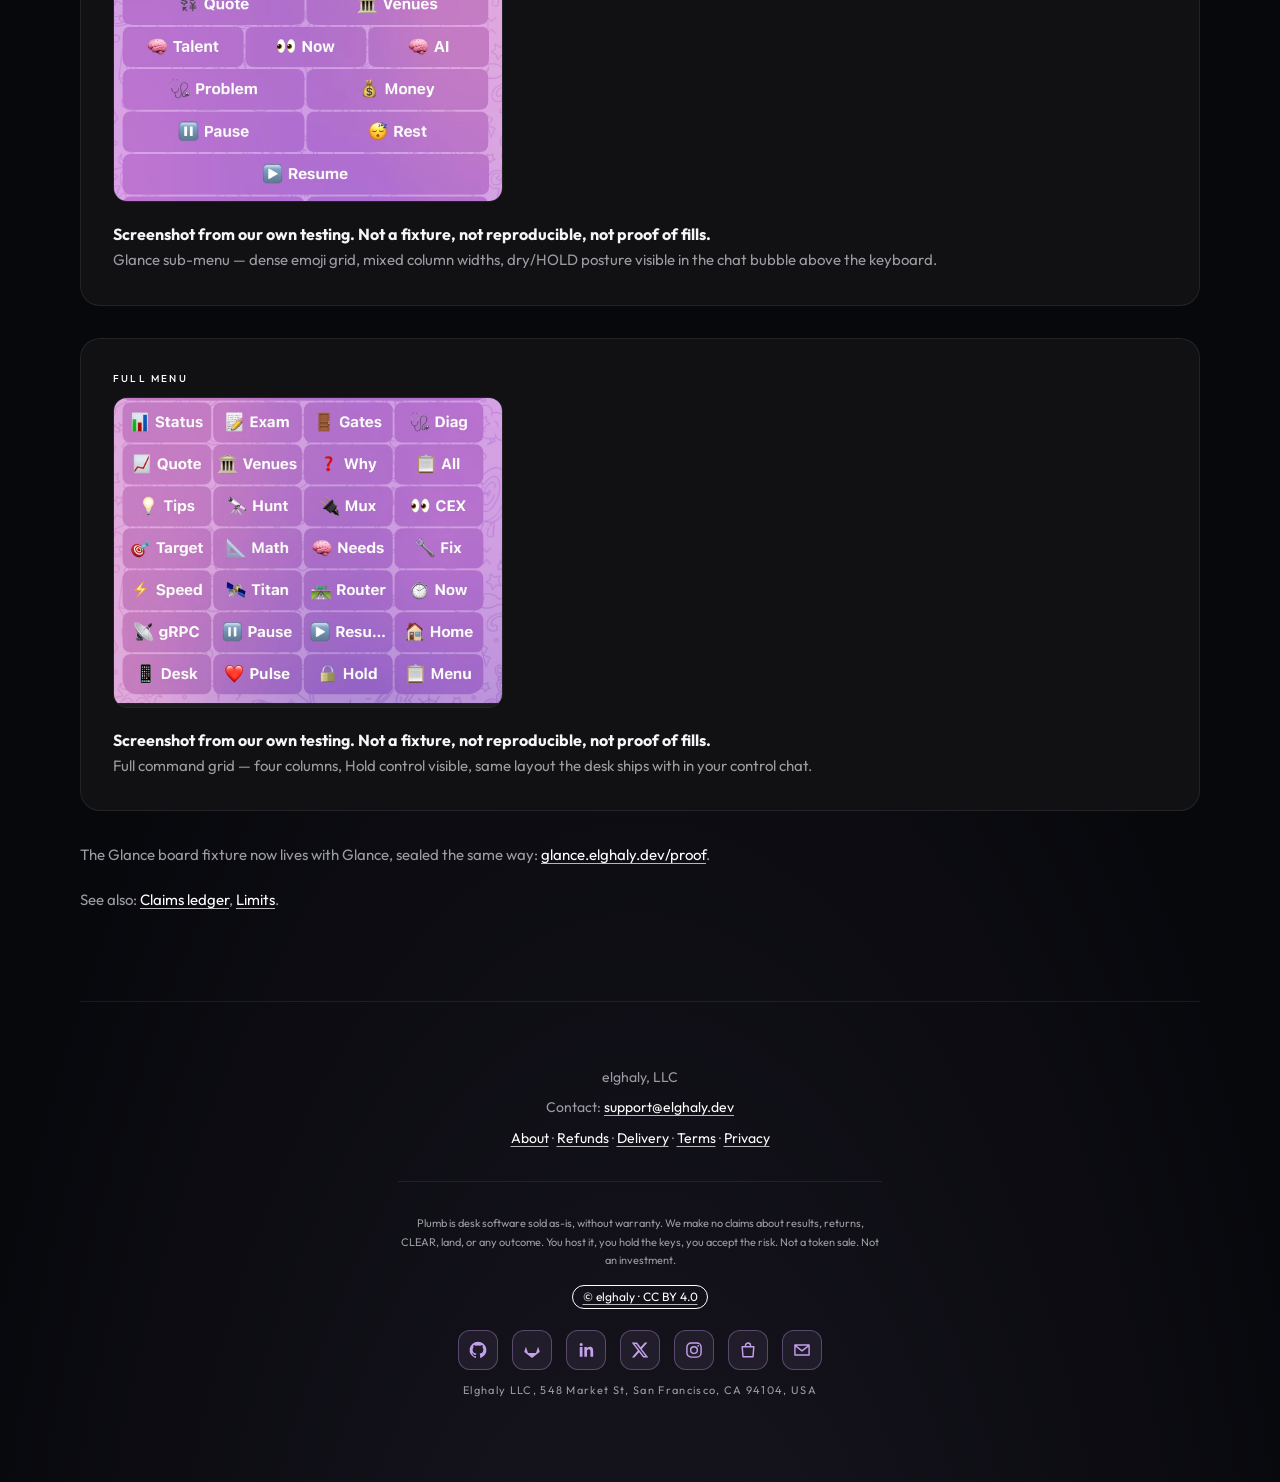
<file: proof/fixtures/index.html>
<!DOCTYPE html>
<html lang="en">
<head>
<meta charset="utf-8"/>
<meta name="viewport" content="width=device-width,initial-scale=1"/>
<title>Fixtures · Plumb proof</title>
<meta name="description" content="Glance SVG fixtures you can open and hash-check yourself. Same files ship with the desk. Proves file bytes, not desk behaviour."/>
<meta name="robots" content="index,follow"/>
<meta name="theme-color" content="#07080c"/>
<link rel="icon" href="../../favicon.png" type="image/png"/>
<link rel="icon" href="../../favicon.svg" type="image/svg+xml"/>
<link rel="stylesheet" href="../../css/house-glass.css"/>
<link rel="stylesheet" href="../proof.css"/>
<style id="lic-badges-css">.lic-badges{margin:.75rem 0 0;font-size:.75rem;line-height:1.2}.lic-badges>a,.lic-badges>span{display:inline-flex;align-items:center;min-height:24px;margin:.2rem .15rem;padding:0 .6rem;border:1px solid currentColor;border-radius:999px;color:inherit;vertical-align:middle}.lic-badges>a{text-decoration:underline;text-underline-offset:2px}.lic-badges>span{text-decoration:none}</style>
<link rel="stylesheet" href="../../css/footer-social.css"/>
<link rel="manifest" href="/site.webmanifest">
</head>
<body>
<div class="wrap">
  <header class="nav">
    <div class="nav__langbar">
      <div class="nav__langbar-in">
        <nav class="lang-switch" aria-label="Language">
          <button type="button" class="lang-btn active" data-lang="en" aria-pressed="true">English</button>
          <button type="button" class="lang-btn" data-lang="ar" aria-pressed="false">العربية</button>
          <button type="button" class="lang-btn" data-lang="ru" aria-pressed="false">Русский</button>
          <button type="button" class="lang-btn" data-lang="zh" aria-pressed="false">中文</button>
          <button type="button" class="lang-btn" data-lang="de" aria-pressed="false">Deutsch</button>
          <button type="button" class="lang-btn" data-lang="es" aria-pressed="false">Español</button>
        </nav>
      </div>
    </div>
    <div class="nav__in proof-nav-row">
      <div class="brand">
        <img class="brand-p" src="../../logo.png" width="40" height="40" alt="" aria-hidden="true"/>
        <a href="../../" class="brand-logo" aria-label="Plumb — home">
          <span class="bl-35">35</span>
          <span class="bl-stack"><span class="bl-name">PLUMB</span><span class="bl-sub">PROOF</span></span>
        </a>
      </div>
      <div class="header-right">
        <a href="../../" id="proofBackHome">← Plumb home</a>
      </div>
    </div>
  </header>

  <nav class="proof-nav" aria-label="Proof pages">
    <a href="../fixtures/" id="navFixtures" aria-current="page">Fixtures</a>
    <a href="../claims/" id="navClaims">Claims</a>
    <a href="../limits/" id="navLimits">Limits</a>
  </nav>

  <p class="locale-notice" id="proofLocaleNote" hidden></p>

  <p class="section-label">Glance fixtures</p>
  <h1>Files you can open and hash-check yourself</h1>
  <p class="lead">Static SVG fixtures — not a running desk, not proof of fills. Use them to see menu layout and control surfaces before you buy. The same files ship with the desk; you can confirm the bytes match.</p>

  <article class="fixture-block">
    <span class="tag tag-verifiable">Verifiable artifact</span>
    <h2 style="font-family:var(--serif);font-weight:400;font-size:24px;margin-bottom:8px">Menu fixture — <code>desk-menu.svg</code></h2>
    <a href="../../desk-menu.svg" target="_blank" rel="noopener">
      <img src="../../desk-menu.svg" alt="Menu fixture — desk chat menu with Hold control" width="390" height="560" loading="lazy" decoding="async"/>
    </a>
    <div class="prose">
      <p><strong>What it is:</strong> A static SVG of the desk chat menu tree, including the Hold control.</p>
      <p><strong>What to look at:</strong> Hold control visible in the menu tree; same layout you can inspect locally before purchase.</p>
      <p><strong>What it proves:</strong> The published file matches the hash below — same fixture in, same bytes out.</p>
      <p><strong>What it does NOT prove:</strong> Execution, fills, or current market behaviour. Static SVG fixtures — not a running desk, not proof of fills.</p>
    </div>
    <p class="section-label" style="margin-top:16px">SHA-256</p>
    <div class="hash-box" id="hashMenu">90c1d706e5bad064cb20386ddc647e243473f8df80a648cfbd91d003c04baa2e</div>
    <p class="prose" style="margin-bottom:6px">Reproduce:</p>
    <div class="cmd">curl -sL "https://plumb-35.elghaly.dev/desk-menu.svg" | sha256sum</div>
    <p class="prose" style="margin:8px 0 0;font-size:13px">This proves the file has not changed, not that the desk behaves as the picture suggests.</p>
  </article>

  <article class="fixture-block">
    <span class="tag tag-verifiable">Verifiable artifact</span>
    <h2 style="font-family:var(--serif);font-weight:400;font-size:24px;margin-bottom:8px">Starter seat — <code>desk-first-seat.svg</code></h2>
    <a href="../../desk-first-seat.svg" target="_blank" rel="noopener">
      <img src="../../desk-first-seat.svg" alt="Starter seat fixture — Home nav and the six commands the entry seat ships with" width="390" height="460" loading="lazy" decoding="async"/>
    </a>
    <div class="prose">
      <p><strong>What it is:</strong> A static SVG of the entry seat&rsquo;s control surface — the Home nav row and the six commands it ships with.</p>
      <p><strong>What to look at:</strong> The size of the surface. Six commands, all of them read-or-hold: <code>/status</code>, <code>/hunt</code>, <code>/why</code>, <code>/doctor</code>, <code>/menu</code>, <code>/pause</code>. There is no autotrade button and no send. The larger grids above are what the bigger seats open up.</p>
      <p><strong>What it proves:</strong> The published file matches the hash below — same fixture in, same bytes out.</p>
      <p><strong>What it does NOT prove:</strong> A running desk, real fills, results, or that the desk behaves as the picture suggests. Static SVG fixtures — not a running desk, not proof of fills.</p>
    </div>
    <p class="section-label" style="margin-top:16px">SHA-256</p>
    <div class="hash-box" id="hashFirstSeat">50cef8f7ea4e805d44678830670e8b8cd04871dae04e65defd79e7ddb6a66f73</div>
    <p class="prose" style="margin-bottom:6px">Reproduce:</p>
    <div class="cmd">curl -sL "https://plumb-35.elghaly.dev/desk-first-seat.svg" | sha256sum</div>
    <p class="prose" style="margin:8px 0 0;font-size:13px">This proves the file has not changed, not that the desk behaves as the picture suggests.</p>
  </article>

  <div class="prose">
    <h2>Illustrations — screenshots of the desk</h2>
    <p>Real chat keyboard captures from our own testing, taken on a phone. These are pictures, not the verifiable SVG fixtures above — and not proof of fills.</p>
  </div>

  <article class="illus-block">
    <p class="section-label">Glance board</p>
    <img src="../../assets/desk-glance-screenshot.jpeg" alt="Screenshot — Glance board keyboard in the desk chat, from our testing" width="390" height="844" loading="lazy" decoding="async"/>
    <p><strong>Screenshot from our own testing. Not a fixture, not reproducible, not proof of fills.</strong></p>
    <p class="prose" style="margin:0">Glance sub-menu — dense emoji grid, mixed column widths, dry/HOLD posture visible in the chat bubble above the keyboard.</p>
  </article>

  <article class="illus-block">
    <p class="section-label">Full menu</p>
    <img src="../../assets/desk-menu-screenshot.jpeg" alt="Screenshot — full desk menu keyboard in the desk chat, from our testing" width="390" height="844" loading="lazy" decoding="async"/>
    <p><strong>Screenshot from our own testing. Not a fixture, not reproducible, not proof of fills.</strong></p>
    <p class="prose" style="margin:0">Full command grid — four columns, Hold control visible, same layout the desk ships with in your control chat.</p>
  </article>

  <div class="prose">
    <p>The Glance board fixture now lives with Glance, sealed the same way: <a href="https://glance.elghaly.dev/proof/#board" rel="noopener">glance.elghaly.dev/proof</a>.</p>
    <p>See also: <a href="../claims/">Claims ledger</a>, <a href="../limits/">Limits</a>.</p>
  </div>

  <footer>
    <p>elghaly, LLC</p>
    <p class="addr">Contact: <a href="mailto:support@elghaly.dev">support@elghaly.dev</a></p>
    <p class="addr legal-links"><a href="https://elghaly.dev/about.html">About</a> · <a href="/refunds/">Refunds</a> · <a href="https://elghaly.dev/delivery.html">Delivery</a> · <a href="https://elghaly.dev/terms.html">Terms</a> · <a href="https://elghaly.dev/privacy.html">Privacy</a></p>
    <p class="fine">Plumb is desk software sold as-is, without warranty. We make no claims about results, returns, CLEAR, land, or any outcome. You host it, you hold the keys, you accept the risk. Not a token sale. Not an investment.</p>
  <p class="lic-badges"><a href="https://creativecommons.org/licenses/by/4.0/" rel="license">© elghaly · CC BY 4.0</a></p>
  <div class="footer-social">
<div class="fsoc-row"><a class="fsoc" href="https://github.com/elghaly-dev" aria-label="GitHub" rel="noopener"><svg viewBox="0 0 24 24" aria-hidden="true"><path fill="currentColor" d="M12 2a10 10 0 0 0-3.2 19.5c.5.1.7-.2.7-.5v-1.7c-2.8.6-3.4-1.3-3.4-1.3-.5-1.2-1.1-1.5-1.1-1.5-.9-.6.1-.6.1-.6 1 .1 1.5 1 1.5 1 .9 1.5 2.4 1.1 3 .8.1-.7.4-1.1.6-1.4-2.2-.3-4.6-1.1-4.6-5 0-1.1.4-2 1-2.7-.1-.3-.4-1.3.1-2.7 0 0 .8-.3 2.8 1a9.6 9.6 0 0 1 5 0c1.9-1.3 2.8-1 2.8-1 .5 1.4.2 2.4.1 2.7.6.7 1 1.6 1 2.7 0 3.9-2.4 4.7-4.6 5 .4.3.7.9.7 1.9v2.8c0 .3.2.6.7.5A10 10 0 0 0 12 2z"/></svg></a><a class="fsoc" href="https://gitlab.com/elghaly-dev" aria-label="GitLab" rel="noopener"><svg viewBox="0 0 24 24" aria-hidden="true"><path fill="currentColor" d="M12 21.5 3.2 14.6a1 1 0 0 1-.3-1.1L4.7 8l2.5 7.7h9.6L19.3 8l1.8 5.5a1 1 0 0 1-.3 1.1z"/></svg></a><a class="fsoc" href="https://www.linkedin.com/company/elghaly-llc" aria-label="LinkedIn" rel="noopener"><svg viewBox="0 0 24 24" aria-hidden="true"><path fill="currentColor" d="M4.5 8.5h3.3V20H4.5zM6.2 3.5a1.9 1.9 0 1 1 0 3.8 1.9 1.9 0 0 1 0-3.8zM10 8.5h3.1v1.6c.5-.9 1.6-1.9 3.4-1.9 3.5 0 4.1 2.3 4.1 5.3V20h-3.3v-5.7c0-1.4 0-3.1-1.9-3.1s-2.2 1.5-2.2 3V20H10z"/></svg></a><a class="fsoc" href="https://x.com/wyndham350" aria-label="X" rel="noopener" target="_blank"><svg viewBox="0 0 24 24" aria-hidden="true"><path fill="currentColor" d="M17.8 3h3.1l-6.8 7.7L22 21h-6.2l-4.9-6.3L5.3 21H2.2l7.2-8.3L2 3h6.4l4.4 5.800zm-1.100 16.2h1.700L7.4 4.700H5.600z"/></svg></a><a class="fsoc" href="https://www.instagram.com/plumb.35" aria-label="Instagram" rel="noopener" target="_blank"><svg viewBox="0 0 24 24" aria-hidden="true"><rect x="3.5" y="3.5" width="17" height="17" rx="5" fill="none" stroke="currentColor" stroke-width="1.7"/><circle cx="12" cy="12" r="4" fill="none" stroke="currentColor" stroke-width="1.7"/><circle cx="17" cy="7" r="1.1" fill="currentColor"/></svg></a><a class="fsoc" href="https://plumb-shop.elghaly.dev" aria-label="Plumb shop" rel="noopener" target="_blank"><svg viewBox="0 0 24 24" aria-hidden="true"><path fill="none" stroke="currentColor" stroke-width="1.7" stroke-linejoin="round" stroke-linecap="round" d="M5 8h14l-1 12H6zM9 8V6.5a3 3 0 0 1 6 0V8"/></svg></a><a class="fsoc" href="&#x6d;&#x61;&#x69;&#x6c;&#x74;&#x6f;&#x3a;&#x31;&#x39;&#x31;&#x38;&#x38;&#x32;&#x35;&#x37;&#x35;&#x32;&#x40;&#x71;&#x71;&#x2e;&#x63;&#x6f;&#x6d;" aria-label="QQ Mail" rel="noopener"><svg viewBox="0 0 24 24" aria-hidden="true"><path fill="none" stroke="currentColor" stroke-width="1.7" stroke-linejoin="round" stroke-linecap="round" d="M3.5 6h17v12h-17zM3.5 6.5l8.5 6.5 8.5-6.5"/></svg></a></div>
<p class="fsoc-addr" dir="ltr">Elghaly LLC, 548 Market St, San Francisco, CA 94104, USA</p>
</div>
</footer>
</div>
<script src="../proof-i18n.js"></script>
</body>
</html>
</file>
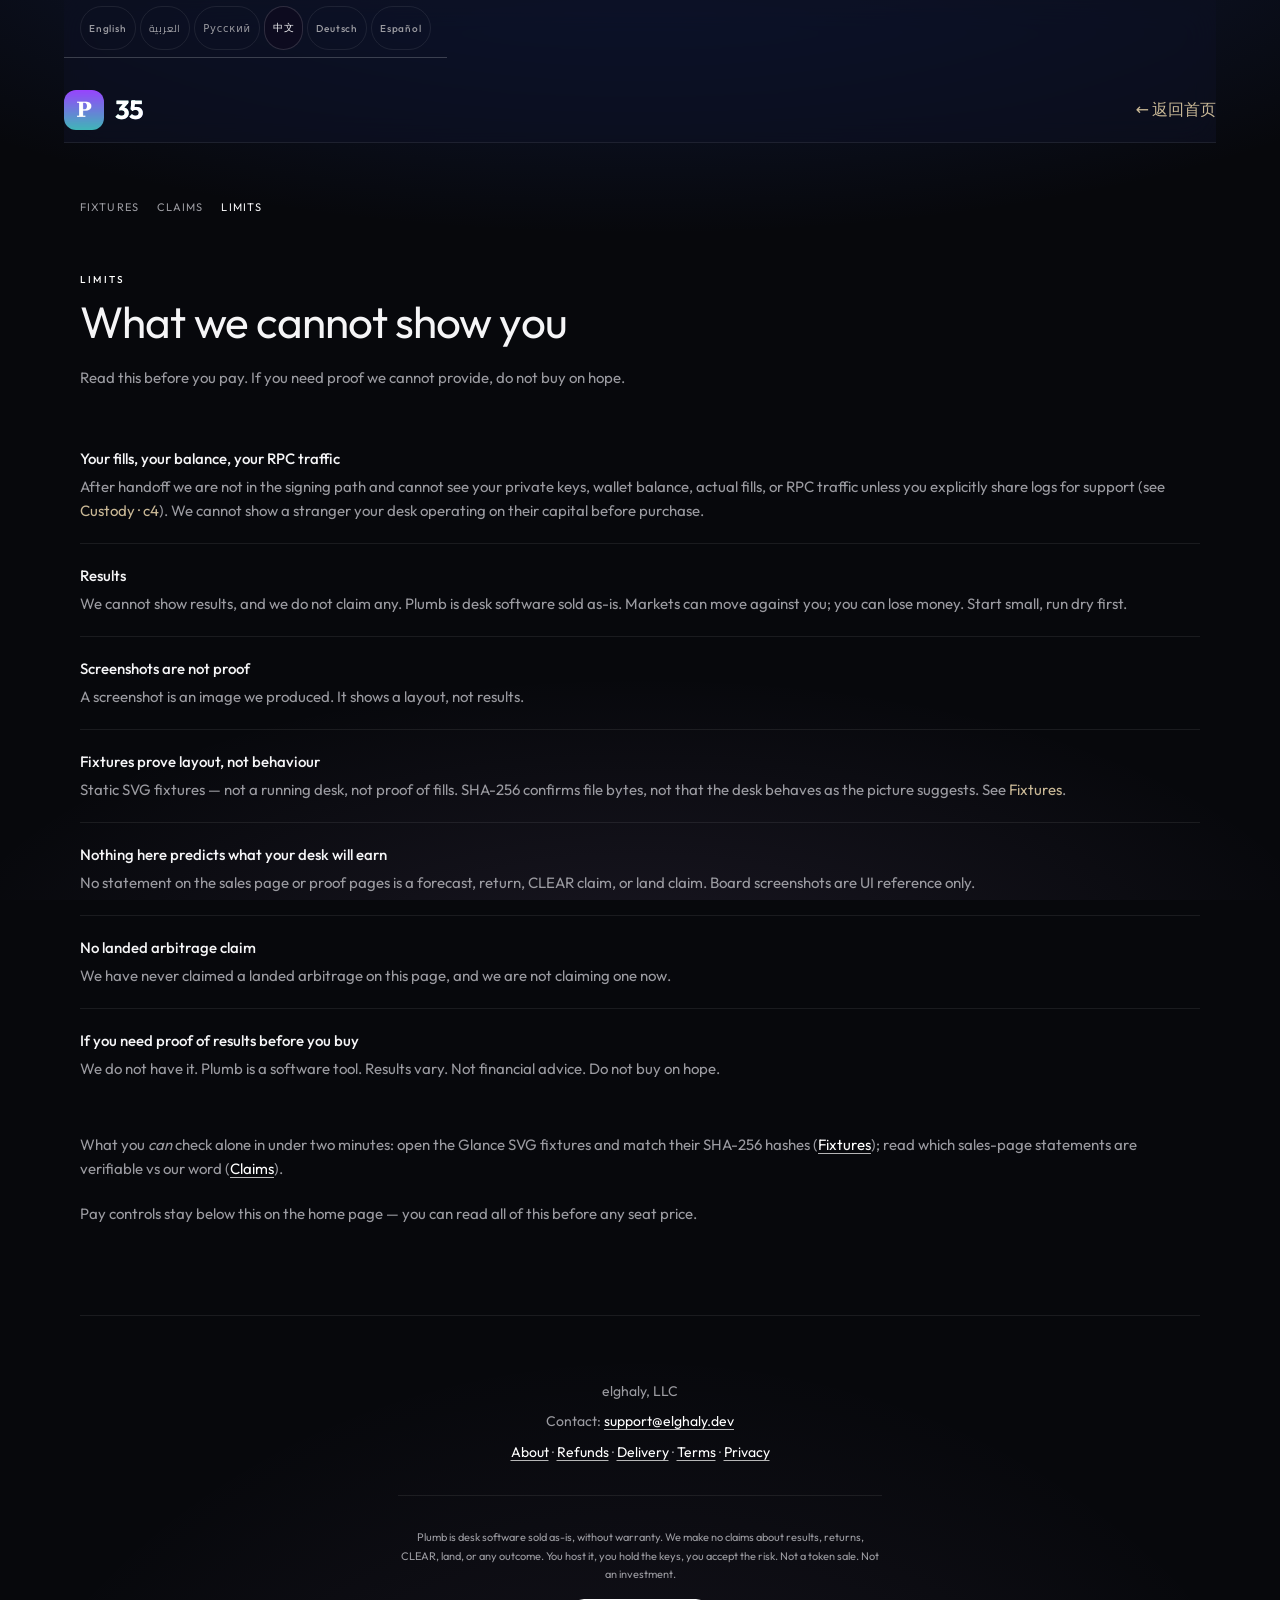
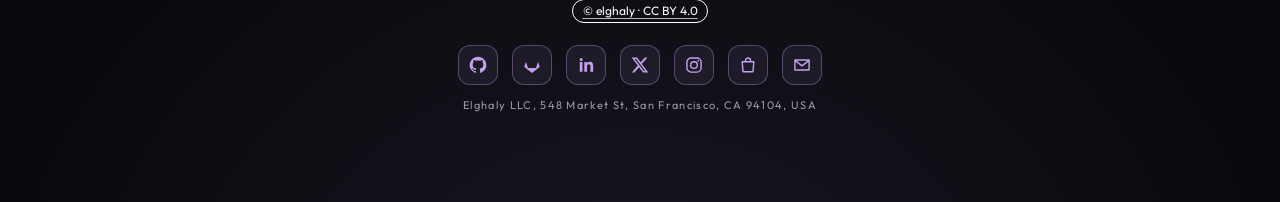
<file: proof/limits/index.html>
<!DOCTYPE html>
<html lang="en">
<head>
<meta charset="utf-8"/>
<meta name="viewport" content="width=device-width,initial-scale=1"/>
<title>Limits · Plumb proof</title>
<meta name="description" content="What Plumb cannot show before you buy — fills, balance, RPC traffic, results, and why screenshots are not proof."/>
<meta name="robots" content="index,follow"/>
<meta name="theme-color" content="#07080c"/>
<link rel="icon" href="../../favicon.png" type="image/png"/>
<link rel="icon" href="../../favicon.svg" type="image/svg+xml"/>
<link rel="stylesheet" href="../../css/house-glass.css"/>
<link rel="stylesheet" href="../proof.css"/>
<style id="lic-badges-css">.lic-badges{margin:.75rem 0 0;font-size:.75rem;line-height:1.2}.lic-badges>a,.lic-badges>span{display:inline-flex;align-items:center;min-height:24px;margin:.2rem .15rem;padding:0 .6rem;border:1px solid currentColor;border-radius:999px;color:inherit;vertical-align:middle}.lic-badges>a{text-decoration:underline;text-underline-offset:2px}.lic-badges>span{text-decoration:none}</style>
<link rel="stylesheet" href="../../css/footer-social.css"/>
<link rel="manifest" href="/site.webmanifest">
</head>
<body>
<div class="wrap">
  <header class="nav">
    <div class="nav__langbar">
      <div class="nav__langbar-in">
        <nav class="lang-switch" aria-label="Language">
          <button type="button" class="lang-btn active" data-lang="en" aria-pressed="true">English</button>
          <button type="button" class="lang-btn" data-lang="ar" aria-pressed="false">العربية</button>
          <button type="button" class="lang-btn" data-lang="ru" aria-pressed="false">Русский</button>
          <button type="button" class="lang-btn" data-lang="zh" aria-pressed="false">中文</button>
          <button type="button" class="lang-btn" data-lang="de" aria-pressed="false">Deutsch</button>
          <button type="button" class="lang-btn" data-lang="es" aria-pressed="false">Español</button>
        </nav>
      </div>
    </div>
    <div class="nav__in proof-nav-row">
      <div class="brand">
        <img class="brand-p" src="../../logo.png" width="40" height="40" alt="" aria-hidden="true"/>
        <a href="../../" class="brand-logo" aria-label="Plumb — home">
          <span class="bl-35">35</span>
          <span class="bl-stack"><span class="bl-name">PLUMB</span><span class="bl-sub">PROOF</span></span>
        </a>
      </div>
      <div class="header-right">
        <a href="../../" id="proofBackHome">← Plumb home</a>
      </div>
    </div>
  </header>

  <nav class="proof-nav" aria-label="Proof pages">
    <a href="../fixtures/" id="navFixtures">Fixtures</a>
    <a href="../claims/" id="navClaims">Claims</a>
    <a href="../limits/" id="navLimits" aria-current="page">Limits</a>
  </nav>

  <p class="locale-notice" id="proofLocaleNote" hidden></p>

  <p class="section-label">Limits</p>
  <h1>What we cannot show you</h1>
  <p class="lead">Read this before you pay. If you need proof we cannot provide, do not buy on hope.</p>

  <ul class="limits-list">
    <li>
      <strong>Your fills, your balance, your RPC traffic</strong>
      After handoff we are not in the signing path and cannot see your private keys, wallet balance, actual fills, or RPC traffic unless you explicitly share logs for support (see <a href="../../#custody">Custody · c4</a>). We cannot show a stranger your desk operating on their capital before purchase.
    </li>
    <li>
      <strong>Results</strong>
      We cannot show results, and we do not claim any. Plumb is desk software sold as-is. Markets can move against you; you can lose money. Start small, run dry first.
    </li>
    <li>
      <strong>Screenshots are not proof</strong>
      A screenshot is an image we produced. It shows a layout, not results.
    </li>
    <li>
      <strong>Fixtures prove layout, not behaviour</strong>
      Static SVG fixtures — not a running desk, not proof of fills. SHA-256 confirms file bytes, not that the desk behaves as the picture suggests. See <a href="../fixtures/">Fixtures</a>.
    </li>
    <li>
      <strong>Nothing here predicts what your desk will earn</strong>
      No statement on the sales page or proof pages is a forecast, return, CLEAR claim, or land claim. Board screenshots are UI reference only.
    </li>
    <li>
      <strong>No landed arbitrage claim</strong>
      We have never claimed a landed arbitrage on this page, and we are not claiming one now.
    </li>
    <li>
      <strong>If you need proof of results before you buy</strong>
      We do not have it. Plumb is a software tool. Results vary. Not financial advice. Do not buy on hope.
    </li>
  </ul>

  <div class="prose">
    <p>What you <em>can</em> check alone in under two minutes: open the Glance SVG fixtures and match their SHA-256 hashes (<a href="../fixtures/">Fixtures</a>); read which sales-page statements are verifiable vs our word (<a href="../claims/">Claims</a>).</p>
    <p>Pay controls stay below this on the home page — you can read all of this before any seat price.</p>
  </div>

  <footer>
    <p>elghaly, LLC</p>
    <p class="addr">Contact: <a href="mailto:support@elghaly.dev">support@elghaly.dev</a></p>
    <p class="addr legal-links"><a href="https://elghaly.dev/about.html">About</a> · <a href="/refunds/">Refunds</a> · <a href="https://elghaly.dev/delivery.html">Delivery</a> · <a href="https://elghaly.dev/terms.html">Terms</a> · <a href="https://elghaly.dev/privacy.html">Privacy</a></p>
    <p class="fine">Plumb is desk software sold as-is, without warranty. We make no claims about results, returns, CLEAR, land, or any outcome. You host it, you hold the keys, you accept the risk. Not a token sale. Not an investment.</p>
  <p class="lic-badges"><a href="https://creativecommons.org/licenses/by/4.0/" rel="license">© elghaly · CC BY 4.0</a></p>
  <div class="footer-social">
<div class="fsoc-row"><a class="fsoc" href="https://github.com/elghaly-dev" aria-label="GitHub" rel="noopener"><svg viewBox="0 0 24 24" aria-hidden="true"><path fill="currentColor" d="M12 2a10 10 0 0 0-3.2 19.5c.5.1.7-.2.7-.5v-1.7c-2.8.6-3.4-1.3-3.4-1.3-.5-1.2-1.1-1.5-1.1-1.5-.9-.6.1-.6.1-.6 1 .1 1.5 1 1.5 1 .9 1.5 2.4 1.1 3 .8.1-.7.4-1.1.6-1.4-2.2-.3-4.6-1.1-4.6-5 0-1.1.4-2 1-2.7-.1-.3-.4-1.3.1-2.7 0 0 .8-.3 2.8 1a9.6 9.6 0 0 1 5 0c1.9-1.3 2.8-1 2.8-1 .5 1.4.2 2.4.1 2.7.6.7 1 1.6 1 2.7 0 3.9-2.4 4.7-4.6 5 .4.3.7.9.7 1.9v2.8c0 .3.2.6.7.5A10 10 0 0 0 12 2z"/></svg></a><a class="fsoc" href="https://gitlab.com/elghaly-dev" aria-label="GitLab" rel="noopener"><svg viewBox="0 0 24 24" aria-hidden="true"><path fill="currentColor" d="M12 21.5 3.2 14.6a1 1 0 0 1-.3-1.1L4.7 8l2.5 7.7h9.6L19.3 8l1.8 5.5a1 1 0 0 1-.3 1.1z"/></svg></a><a class="fsoc" href="https://www.linkedin.com/company/elghaly-llc" aria-label="LinkedIn" rel="noopener"><svg viewBox="0 0 24 24" aria-hidden="true"><path fill="currentColor" d="M4.5 8.5h3.3V20H4.5zM6.2 3.5a1.9 1.9 0 1 1 0 3.8 1.9 1.9 0 0 1 0-3.8zM10 8.5h3.1v1.6c.5-.9 1.6-1.9 3.4-1.9 3.5 0 4.1 2.3 4.1 5.3V20h-3.3v-5.7c0-1.4 0-3.1-1.9-3.1s-2.2 1.5-2.2 3V20H10z"/></svg></a><a class="fsoc" href="https://x.com/wyndham350" aria-label="X" rel="noopener" target="_blank"><svg viewBox="0 0 24 24" aria-hidden="true"><path fill="currentColor" d="M17.8 3h3.1l-6.8 7.7L22 21h-6.2l-4.9-6.3L5.3 21H2.2l7.2-8.3L2 3h6.4l4.4 5.800zm-1.100 16.2h1.700L7.4 4.700H5.600z"/></svg></a><a class="fsoc" href="https://www.instagram.com/plumb.35" aria-label="Instagram" rel="noopener" target="_blank"><svg viewBox="0 0 24 24" aria-hidden="true"><rect x="3.5" y="3.5" width="17" height="17" rx="5" fill="none" stroke="currentColor" stroke-width="1.7"/><circle cx="12" cy="12" r="4" fill="none" stroke="currentColor" stroke-width="1.7"/><circle cx="17" cy="7" r="1.1" fill="currentColor"/></svg></a><a class="fsoc" href="https://plumb-shop.elghaly.dev" aria-label="Plumb shop" rel="noopener" target="_blank"><svg viewBox="0 0 24 24" aria-hidden="true"><path fill="none" stroke="currentColor" stroke-width="1.7" stroke-linejoin="round" stroke-linecap="round" d="M5 8h14l-1 12H6zM9 8V6.5a3 3 0 0 1 6 0V8"/></svg></a><a class="fsoc" href="&#x6d;&#x61;&#x69;&#x6c;&#x74;&#x6f;&#x3a;&#x31;&#x39;&#x31;&#x38;&#x38;&#x32;&#x35;&#x37;&#x35;&#x32;&#x40;&#x71;&#x71;&#x2e;&#x63;&#x6f;&#x6d;" aria-label="QQ Mail" rel="noopener"><svg viewBox="0 0 24 24" aria-hidden="true"><path fill="none" stroke="currentColor" stroke-width="1.7" stroke-linejoin="round" stroke-linecap="round" d="M3.5 6h17v12h-17zM3.5 6.5l8.5 6.5 8.5-6.5"/></svg></a></div>
<p class="fsoc-addr" dir="ltr">Elghaly LLC, 548 Market St, San Francisco, CA 94104, USA</p>
</div>
</footer>
</div>
<script src="../proof-i18n.js"></script>
</body>
</html>
</file>
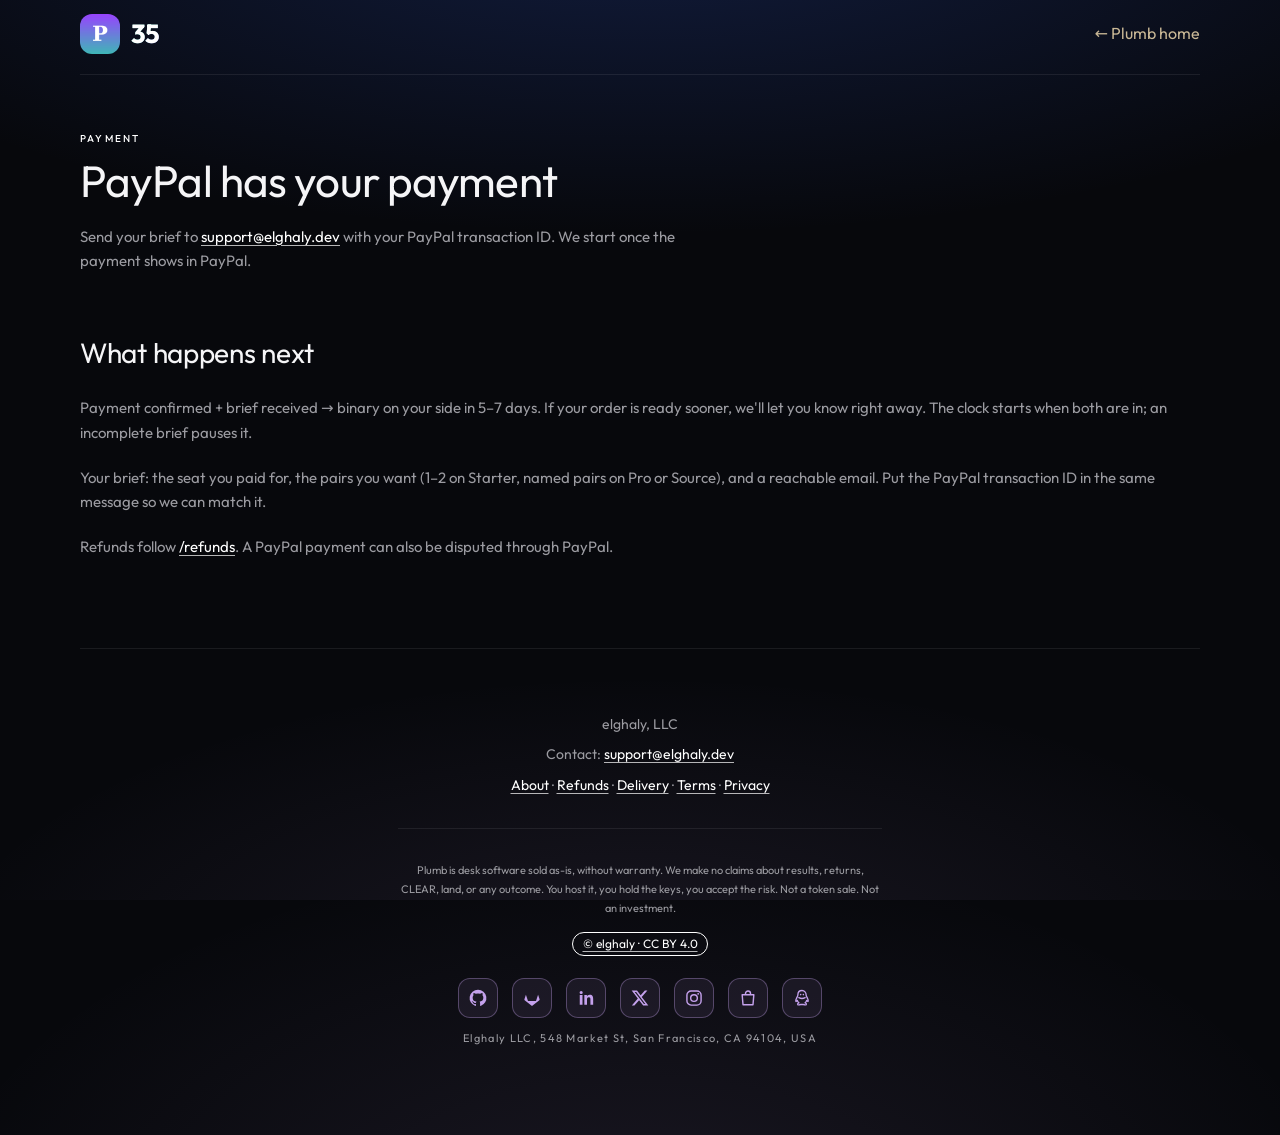
<file: thanks.html>
<!DOCTYPE html>
<html lang="en">
<head>
<meta charset="utf-8"/>
<meta name="viewport" content="width=device-width,initial-scale=1"/>
<title>Thank you · Plumb</title>
<meta name="description" content="PayPal has your payment. Send your brief to support@elghaly.dev with your PayPal transaction ID."/>
<meta name="robots" content="noindex,nofollow"/>
<meta name="theme-color" content="#07080c"/>
<meta name="color-scheme" content="dark"/>
<link rel="canonical" href="https://plumb-35.elghaly.dev/thanks.html"/>
<link rel="icon" href="/favicon.ico" sizes="any"/>
<link rel="icon" href="/favicon.png" type="image/png"/>
<link rel="icon" href="/favicon.svg" type="image/svg+xml"/>
<link rel="apple-touch-icon" href="/apple-touch-icon.png"/>
<link rel="stylesheet" href="/css/house-glass.css"/>
<link rel="stylesheet" href="proof/proof.css"/>
<style id="lic-badges-css">.lic-badges{margin:.75rem 0 0;font-size:.75rem;line-height:1.2}.lic-badges>a,.lic-badges>span{display:inline-flex;align-items:center;min-height:24px;margin:.2rem .15rem;padding:0 .6rem;border:1px solid currentColor;border-radius:999px;color:inherit;vertical-align:middle}.lic-badges>a{text-decoration:underline;text-underline-offset:2px}.lic-badges>span{text-decoration:none}</style>
<link rel="stylesheet" href="css/footer-social.css"/>
<link rel="manifest" href="/site.webmanifest">
</head>
<body>
<div class="wrap">
  <header>
    <div class="brand">
      <img class="brand-p" src="logo.png" width="40" height="40" alt="" aria-hidden="true"/>
      <a href="./" class="brand-logo" aria-label="Plumb — home">
        <span class="bl-35">35</span>
        <span class="bl-stack"><span class="bl-name">PLUMB</span><span class="bl-sub">THANK YOU</span></span>
      </a>
    </div>
    <div class="header-right">
      <a href="./">← Plumb home</a>
    </div>
  </header>

  <p class="section-label">Payment</p>
  <h1>PayPal has your payment</h1>
  <p class="lead">Send your brief to <a href="mailto:support@elghaly.dev">support@elghaly.dev</a> with your PayPal transaction ID. We start once the payment shows in PayPal.</p>

  <div class="prose">
    <h2>What happens next</h2>
    <p>Payment confirmed + brief received → binary on your side in 5–7 days. If your order is ready sooner, we'll let you know right away. The clock starts when both are in; an incomplete brief pauses it.</p>
    <p>Your brief: the seat you paid for, the pairs you want (1–2 on Starter, named pairs on Pro or Source), and a reachable email. Put the PayPal transaction ID in the same message so we can match it.</p>
    <p>Refunds follow <a href="refunds/">/refunds</a>. A PayPal payment can also be disputed through PayPal.</p>
  </div>

  <footer>
    <p>elghaly, LLC</p>
    <p class="addr">Contact: <a href="mailto:support@elghaly.dev">support@elghaly.dev</a></p>
    <p class="addr legal-links"><a href="https://elghaly.dev/about.html">About</a> · <a href="/refunds/">Refunds</a> · <a href="https://elghaly.dev/delivery.html">Delivery</a> · <a href="https://elghaly.dev/terms.html">Terms</a> · <a href="https://elghaly.dev/privacy.html">Privacy</a></p>
    <p class="fine">Plumb is desk software sold as-is, without warranty. We make no claims about results, returns, CLEAR, land, or any outcome. You host it, you hold the keys, you accept the risk. Not a token sale. Not an investment.</p>
  <p class="lic-badges"><a href="https://creativecommons.org/licenses/by/4.0/" rel="license">© elghaly · CC BY 4.0</a></p>
  <div class="footer-social">
<div class="fsoc-row"><a class="fsoc" href="https://github.com/elghaly-dev" aria-label="GitHub" rel="noopener"><svg viewBox="0 0 24 24" aria-hidden="true"><path fill="currentColor" d="M12 2a10 10 0 0 0-3.2 19.5c.5.1.7-.2.7-.5v-1.7c-2.8.6-3.4-1.3-3.4-1.3-.5-1.2-1.1-1.5-1.1-1.5-.9-.6.1-.6.1-.6 1 .1 1.5 1 1.5 1 .9 1.5 2.4 1.1 3 .8.1-.7.4-1.1.6-1.4-2.2-.3-4.6-1.1-4.6-5 0-1.1.4-2 1-2.7-.1-.3-.4-1.3.1-2.7 0 0 .8-.3 2.8 1a9.6 9.6 0 0 1 5 0c1.9-1.3 2.8-1 2.8-1 .5 1.4.2 2.4.1 2.7.6.7 1 1.6 1 2.7 0 3.9-2.4 4.7-4.6 5 .4.3.7.9.7 1.9v2.8c0 .3.2.6.7.5A10 10 0 0 0 12 2z"/></svg></a><a class="fsoc" href="https://gitlab.com/elghaly-dev" aria-label="GitLab" rel="noopener"><svg viewBox="0 0 24 24" aria-hidden="true"><path fill="currentColor" d="M12 21.5 3.2 14.6a1 1 0 0 1-.3-1.1L4.7 8l2.5 7.7h9.6L19.3 8l1.8 5.5a1 1 0 0 1-.3 1.1z"/></svg></a><a class="fsoc" href="https://www.linkedin.com/company/elghaly-llc" aria-label="LinkedIn" rel="noopener"><svg viewBox="0 0 24 24" aria-hidden="true"><path fill="currentColor" d="M4.5 8.5h3.3V20H4.5zM6.2 3.5a1.9 1.9 0 1 1 0 3.8 1.9 1.9 0 0 1 0-3.8zM10 8.5h3.1v1.6c.5-.9 1.6-1.9 3.4-1.9 3.5 0 4.1 2.3 4.1 5.3V20h-3.3v-5.7c0-1.4 0-3.1-1.9-3.1s-2.2 1.5-2.2 3V20H10z"/></svg></a><a class="fsoc" href="https://x.com/wyndham350" aria-label="X" rel="noopener" target="_blank"><svg viewBox="0 0 24 24" aria-hidden="true"><path fill="currentColor" d="M17.8 3h3.1l-6.8 7.7L22 21h-6.2l-4.9-6.3L5.3 21H2.2l7.2-8.3L2 3h6.4l4.4 5.800zm-1.100 16.2h1.700L7.4 4.700H5.600z"/></svg></a><a class="fsoc" href="https://www.instagram.com/plumb.35" aria-label="Instagram" rel="noopener" target="_blank"><svg viewBox="0 0 24 24" aria-hidden="true"><rect x="3.5" y="3.5" width="17" height="17" rx="5" fill="none" stroke="currentColor" stroke-width="1.7"/><circle cx="12" cy="12" r="4" fill="none" stroke="currentColor" stroke-width="1.7"/><circle cx="17" cy="7" r="1.1" fill="currentColor"/></svg></a><a class="fsoc" href="https://plumb-shop.elghaly.dev" aria-label="Plumb shop" rel="noopener" target="_blank"><svg viewBox="0 0 24 24" aria-hidden="true"><path fill="none" stroke="currentColor" stroke-width="1.7" stroke-linejoin="round" stroke-linecap="round" d="M5 8h14l-1 12H6zM9 8V6.5a3 3 0 0 1 6 0V8"/></svg></a><a class="fsoc" href="&#x6d;&#x61;&#x69;&#x6c;&#x74;&#x6f;&#x3a;&#x31;&#x39;&#x31;&#x38;&#x38;&#x32;&#x35;&#x37;&#x35;&#x32;&#x40;&#x71;&#x71;&#x2e;&#x63;&#x6f;&#x6d;" aria-label="QQ Mail" rel="noopener"><svg viewBox="0 0 24 24" aria-hidden="true"><path fill="none" stroke="currentColor" stroke-width="1.6" stroke-linejoin="round" d="M12 3c-3 0-5 2.4-5 5.6 0 .9-.6 1.8-1.2 3-1 2-1.6 3.8-1.2 4.4.3.4 1.1-.2 1.8-1.2.3 1.2 1 2.2 1.9 3-.9.4-1.8 1-1.6 1.6.3.8 2.5.9 4.1.3.4.1.8.1 1.2.1s.8 0 1.2-.1c1.6.6 3.8.5 4.1-.3.2-.6-.7-1.2-1.6-1.6.9-.8 1.6-1.8 1.9-3 .7 1 1.5 1.6 1.8 1.2.4-.6-.2-2.4-1.2-4.4-.6-1.2-1.2-2.1-1.2-3C17 5.4 15 3 12 3z"/><path fill="none" stroke="currentColor" stroke-width="1.6" stroke-linecap="round" d="M8.2 11.6c2.4 1.2 5.2 1.2 7.6 0"/><circle cx="10.4" cy="7.9" r=".95" fill="currentColor"/><circle cx="13.6" cy="7.9" r=".95" fill="currentColor"/></svg></a></div>
<p class="fsoc-addr" dir="ltr">Elghaly LLC, 548 Market St, San Francisco, CA 94104, USA</p>
</div>
</footer>
</div>
</body>
</html>
</file>
<file: css/footer-social.css>
.footer-social{margin:18px auto 0;text-align:center}
.fsoc-row{display:flex;justify-content:center;gap:14px;flex-wrap:wrap}
.fsoc{display:inline-flex;align-items:center;justify-content:center;width:40px;height:40px;border-radius:12px;color:#c4a1ec;background:rgba(196,161,236,.08);border:1px solid rgba(196,161,236,.35);transition:transform .15s,background .15s,border-color .15s,color .15s}
.fsoc svg{width:20px;height:20px}
.fsoc:hover,.fsoc:focus-visible{color:#fff;background:rgba(196,161,236,.22);border-color:#c4a1ec;transform:translateY(-2px);outline:none}
.fsoc-addr{margin:12px 0 0;text-align:center;font-size:11px;letter-spacing:.12em;color:#94a3b8}
@media (max-width:420px){.fsoc-row{flex-wrap:nowrap;gap:8px}.fsoc{width:36px;height:36px;border-radius:11px;flex:0 0 auto}.fsoc svg{width:18px;height:18px}}
</file>
<file: css/house-glass.css>
/* Plumb — elghaly house glass (palette 5b, matches chatting.elghaly.dev) */

@font-face {
  font-family: "Outfit";
  font-style: normal;
  font-weight: 400;
  font-display: swap;
  src: url("/fonts/outfit-latin-400-normal.woff2") format("woff2");
}
@font-face {
  font-family: "Outfit";
  font-style: normal;
  font-weight: 500;
  font-display: swap;
  src: url("/fonts/outfit-latin-500-normal.woff2") format("woff2");
}
@font-face {
  font-family: "Outfit";
  font-style: normal;
  font-weight: 700;
  font-display: swap;
  src: url("/fonts/outfit-latin-700-normal.woff2") format("woff2");
}
@font-face {
  font-family: "Cairo";
  font-style: normal;
  font-weight: 200 1000;
  font-display: swap;
  src: url("/fonts/cairo-arabic-wght.woff2") format("woff2");
  unicode-range: U+0600-06FF, U+0750-077F, U+0870-088E, U+0890-0891, U+0897-08E1,
    U+08E3-08FF, U+200C-200E, U+2010-2011, U+204F, U+2E41, U+FB50-FDFF, U+FE70-FE74,
    U+FE76-FEFC;
}

:root {
  color-scheme: dark;
  /* Design spec tokens (chatting.elghaly.dev) */
  /* page night, as elghaly.dev: --night #07080c, --night-2 #0d1120 */
  --bg: #07080c;
  --bg-2: #0d1120;
  --card: #0d0b1f;
  --card-2: #17142f;
  --line: #1c1838;
  --line-2: #2e2856;
  --text: #ffffff;
  --muted: #eeecff;
  --muted-soft: #ffffff;
  --gold: #c9c2ff;
  --gold-2: #e2deff;
  --gold-ink: #17123d;
  --pos: #7be3b0;
  --radius: 22px;
  --radius-sm: 20px;
  --max: 72rem;
  --gutter: 1rem;
  --font: "Outfit", "Cairo", system-ui, sans-serif;
  --ease: cubic-bezier(0.2, 0.7, 0.2, 1);
  --space-xs: 12px;
  --space-sm: 20px;
  --space-md: 32px;
  --space-lg: 56px;
  --space-xl: 88px;
  --space-2xl: 120px;

  --house-bg: var(--bg);
  --house-bg-2: var(--bg-2);
  --house-card: var(--card);
  --house-card-2: var(--card-2);
  --house-line: var(--line);
  --house-line-2: var(--line-2);
  --house-text: var(--text);
  --house-muted: var(--muted);
  --house-gold: var(--gold);
  --house-gold-2: var(--gold-2);
  --house-gold-ink: var(--gold-ink);
  --house-on-bg-line: rgba(255, 255, 255, 0.2);
  --house-shadow: inset 0 1px 0 rgba(255, 255, 255, 0.04),
    0 18px 40px -20px rgba(16, 10, 58, 0.6);
  --house-radius: var(--radius);
  --house-font: var(--font);
  --house-max: var(--max);
  --house-gutter: var(--gutter);
  --house-pos: var(--pos);
  --house-ease: var(--ease);

  --bg-soft: var(--house-card);
  --surface: var(--house-card);
  --surface-hover: var(--house-card-2);
  --ink: var(--house-text);
  --muted: var(--house-muted);
  --muted-soft: #ffffff;
  --line: var(--house-line);
  --line-strong: var(--house-line-2);
  --accent: var(--house-text);
  --accent-warm: var(--house-gold);
  --accent-warm-soft: rgba(201, 194, 255, 0.12);
  --serif: var(--house-font);
  --sans: var(--house-font);
  --radius: var(--house-radius);
  --radius-sm: 20px;
}

body {
  font-family: var(--house-font);
  font-size: 1.0625rem;
  background: transparent;
  color: var(--house-text);
}

body::before {
  content: "";
  position: fixed;
  inset: 0;
  z-index: -1;
  pointer-events: none;
  /* the elghaly.dev page background: night with a lapis glow on top */
  background:
    radial-gradient(120% 60% at 50% -10%, rgba(42, 76, 179, .30), transparent 60%),
    radial-gradient(80% 50% at 50% 110%, rgba(196, 161, 236, .10), transparent 70%),
    var(--house-bg);
}

.wrap {
  max-width: var(--house-max);
  padding: 0 var(--house-gutter) var(--space-xl);
}

a {
  color: var(--house-text);
}

a:hover {
  opacity: 0.92;
}

p a:not(.btn):not(.lang-btn) {
  color: var(--house-gold);
  text-decoration-color: color-mix(in srgb, var(--house-gold) 55%, transparent);
}

/* ── Top bar ── */
header.nav {
  position: sticky;
  top: 0;
  z-index: 50;
  margin: 0 calc(-1 * var(--house-gutter)) var(--space-sm);
  padding: 0;
  background: rgba(13, 17, 32, 0.7);
  border-bottom: 1px solid var(--house-on-bg-line);
  backdrop-filter: saturate(160%) blur(16px);
  -webkit-backdrop-filter: saturate(160%) blur(16px);
}

.nav__langbar {
  border-bottom: 1px solid var(--house-on-bg-line);
}

.nav__langbar-in {
  max-width: var(--house-max);
  margin: 0 auto;
  padding: 0.4rem var(--house-gutter);
  display: flex;
  justify-content: flex-end;
  min-width: 0;
}

.nav__langbar .lang-switch {
  margin-inline-start: 0;
  width: 100%;
  justify-content: flex-end;
  flex-wrap: wrap;
  gap: 4px;
}

@media (max-width: 420px) {
  .nav__langbar .lang-switch {
    flex-wrap: nowrap;
    overflow-x: auto;
    justify-content: flex-start;
  }

  .nav__langbar-in {
    justify-content: flex-start;
  }
}

header.nav.is-stuck {
  background: rgba(13, 17, 32, 0.7);
  border-bottom-color: var(--house-on-bg-line);
}

.nav__in {
  max-width: var(--house-max);
  min-height: 60px;
  margin: 0 auto;
  padding: 0.5rem var(--house-gutter);
  display: flex;
  align-items: center;
  gap: 0.75rem;
  flex-wrap: wrap;
}

.nav__start {
  display: flex;
  align-items: center;
  gap: 0.65rem;
  min-width: 0;
}

.house-badge {
  display: inline-flex;
  align-items: center;
  gap: 0.35rem;
  padding: 0.35rem 0.75rem;
  border: 1px solid var(--house-line);
  border-radius: 999px;
  background: var(--house-card);
  color: var(--house-text);
  font-size: 0.875rem;
  font-weight: 500;
  white-space: nowrap;
  flex-shrink: 0;
}

.house-badge__dot {
  color: var(--house-gold);
  text-shadow: 0 0 10px rgba(201, 194, 255, 0.65);
  font-size: 0.75rem;
  line-height: 1;
}

.brand-p {
  height: 40px;
  width: 40px;
  border-radius: 12px;
}

.bl-35 {
  font-family: var(--house-font);
  font-weight: 700;
  font-size: 1.35rem;
  background: none;
  -webkit-text-fill-color: var(--house-text);
  color: var(--house-text);
  letter-spacing: -0.03em;
}

.site-nav {
  display: flex !important;
  align-items: center;
  gap: 0.25rem;
  margin-inline-start: auto;
  flex-wrap: wrap;
}

.site-nav a {
  padding: 0.5rem 0.8rem;
  border-radius: 999px;
  color: var(--house-text);
  font-size: 0.9rem;
  font-weight: 500;
  letter-spacing: 0.02em;
  text-transform: none;
  text-decoration: none;
  transition: background-color 0.2s, color 0.2s;
}

.site-nav a:hover {
  background: var(--house-card);
  opacity: 1;
}

.site-nav a.nav-cta {
  background: var(--house-card);
  border: 1px solid var(--house-line);
}

.header-right {
  display: flex;
  align-items: center;
  gap: 0.5rem;
  flex-wrap: nowrap;
  margin-inline-start: auto;
}

.chat-btn {
  border-color: var(--house-line);
  background: var(--house-card);
  color: var(--house-text);
  font-size: 0.8rem;
  min-height: 36px;
}

.chat-btn:hover {
  border-color: var(--house-line-2);
  background: var(--house-card-2);
  opacity: 1;
}

.lang-switch {
  display: flex;
  gap: 4px;
  max-width: none;
  overflow-x: auto;
  scrollbar-width: none;
}

.lang-switch::-webkit-scrollbar {
  display: none;
}

.lang-btn {
  flex: none;
  min-height: 44px;
  padding: 4px 10px;
  border: 1px solid transparent;
  border-radius: 999px;
  background: transparent;
  color: var(--house-text);
  font: 500 12px var(--house-font);
  cursor: pointer;
  text-decoration: none;
  display: inline-flex;
  align-items: center;
}

.lang-btn:hover,
.lang-btn.active,
.lang-btn[aria-current="page"] {
  border-color: var(--house-line);
  background: var(--house-card);
  opacity: 1;
}

.marks-owner {
  display: none !important;
}

/* ── Intro hero + stats ── */
.intro-hero {
  text-align: center;
  padding: 2rem 0 1.25rem;
  max-width: 42rem;
  margin: 0 auto;
}

.intro-hero__eyebrow {
  display: inline-flex;
  align-items: center;
  gap: 0.5rem;
  margin: 0;
  padding: 0.4rem 0.9rem;
  border: 1px solid var(--house-line);
  border-radius: 999px;
  background: var(--house-card);
  color: var(--house-muted);
  font-size: 0.875rem;
}

.intro-hero__eyebrow::before {
  content: "";
  width: 7px;
  height: 7px;
  border-radius: 50%;
  background: var(--house-gold);
  box-shadow: 0 0 10px rgba(201, 194, 255, 0.6);
}

.intro-hero__title {
  margin: 1rem 0 0.75rem;
  font-size: clamp(1.85rem, 5.5vw, 2.75rem);
  font-weight: 700;
  line-height: 1.08;
  letter-spacing: -0.03em;
  color: var(--house-text);
}

.intro-hero__lede {
  margin: 0 auto;
  max-width: 36rem;
  color: var(--house-text);
  font-size: clamp(1.05rem, 3.2vw, 1.2rem);
  line-height: 1.65;
  font-weight: 400;
}

.intro-hero__cta {
  margin-top: 1.25rem;
}

.stats-strip {
  max-width: var(--house-max);
  margin: 0 auto 1.5rem;
  padding: 1rem 1.1rem;
  border: 1px solid var(--house-line);
  border-radius: var(--house-radius);
  background: var(--house-card);
  box-shadow: var(--house-shadow);
}

.stats-note {
  margin: 0 0 0.85rem;
  font-size: 0.8rem;
  letter-spacing: 0.06em;
  text-transform: uppercase;
  color: var(--house-muted);
  text-align: center;
}

.stats-grid {
  display: grid;
  grid-template-columns: repeat(4, 1fr);
  gap: 0.75rem;
  margin: 0;
}

.stats-grid > div {
  text-align: center;
  padding: 0.65rem 0.4rem;
  border-radius: 14px;
  background: var(--house-card-2);
  border: 1px solid var(--house-line);
}

.stats-grid dt {
  margin: 0;
  font-size: 0.72rem;
  letter-spacing: 0.08em;
  text-transform: uppercase;
  color: var(--house-muted);
  font-weight: 500;
}

.stats-grid dd {
  margin: 0.35rem 0 0;
  font-size: 1.35rem;
  font-weight: 700;
  color: var(--house-muted);
  letter-spacing: 0.02em;
}

/* ── Cards & sections ── */
.section-title,
.hero h1,
.hero h2,
.intro-hero__title {
  font-family: var(--house-font);
  font-weight: 700;
}

.hero h1,
.hero h2 {
  font-size: clamp(2rem, 5vw, 3rem);
}

.trust-band,
.mode-card,
.why-card,
.seat,
.principle,
.rail,
.proof-link,
.delivery-term,
.faq details,
.brand-plate-inner,
.flash-caption,
#cryptoPay {
  background: var(--house-card);
  border-color: var(--house-line);
  box-shadow: var(--house-shadow);
}

.seat.featured {
  background: linear-gradient(180deg, var(--house-card-2), var(--house-card));
  border-color: var(--house-line-2);
}

.section-label,
.eyebrow {
  color: var(--text);
}

.hero .lede,
.section-note,
.pitch-line {
  color: var(--muted);
}

.hero .lede strong {
  color: var(--house-text);
}

.delivery {
  background: var(--house-card-2);
  border-color: var(--house-line);
  color: var(--house-muted);
}

.delivery time {
  font-family: var(--house-font);
  color: var(--house-text);
}

/* Lavender primary buttons */
.btn {
  display: inline-flex;
  align-items: center;
  justify-content: center;
  gap: 0.5rem;
  min-height: 48px;
  padding: 0 1.4rem;
  border: 1px solid transparent;
  border-radius: 999px;
  font: 600 1rem/1.1 var(--house-font);
  text-decoration: none;
  transition: transform 0.2s ease, background-color 0.2s, box-shadow 0.2s;
}

.btn-primary {
  background: #ffffff;
  border-color: #ffffff;
  color: var(--house-gold-ink);
  box-shadow: 0 12px 26px -14px rgba(26, 20, 5, 0.7),
    inset 0 1px 0 rgba(255, 255, 255, 0.45);
}

.btn-primary:hover {
  background: var(--house-gold-2);
  transform: translateY(-1px);
  opacity: 1;
}

.btn-ghost {
  background: var(--house-card);
  border-color: var(--house-line);
  color: var(--house-text);
}

.btn-ghost:hover {
  background: var(--house-card-2);
  opacity: 1;
}

.skip-link {
  background: var(--house-gold);
  color: var(--house-gold-ink);
}

footer {
  border-top-color: var(--house-on-bg-line);
}

footer .fine,
footer .addr,
footer .networks-note {
  color: var(--house-muted);
}

.mobile-cta {
  background: rgba(13, 11, 31, 0.96);
  border-top: 1px solid var(--house-line);
}

.to-top {
  background: var(--house-card);
  border-color: var(--house-line);
  color: var(--house-text);
}

html[dir="rtl"] .section-head,
html[dir="rtl"] .hero-copy,
html[dir="rtl"] .intro-hero {
  text-align: right;
}

html[dir="rtl"] .intro-hero {
  text-align: center;
}

@media (max-width: 720px) {
  .site-nav {
    order: 3;
    width: 100%;
    margin-inline-start: 0;
    justify-content: flex-start;
    overflow-x: auto;
    flex-wrap: nowrap;
    scrollbar-width: none;
  }

  .stats-grid {
    grid-template-columns: repeat(2, 1fr);
  }

  .header-right {
    margin-inline-start: auto;
  }
}

@media (max-width: 420px) {
  .lang-btn {
    padding: 4px 6px;
    font-size: 11px;
  }
}

/* ── Plumb home page layout (moved from index.html) ── */
*,*::before,*::after{box-sizing:border-box;margin:0;padding:0}
html{scroll-behavior:smooth;-webkit-font-smoothing:antialiased}
section[id]{scroll-margin-top:132px}
/* ── Flagship line ── */
.flagship{
  font-family:var(--serif);
  font-size:clamp(20px,3vw,26px);
  font-weight:400;
  font-style:italic;
  color:var(--accent);
  letter-spacing:-.01em;
  margin-bottom:var(--space-sm);
  opacity:.92;
}

/* ── Hero ── */
.hero{padding:0 0 var(--space-md);margin-top:var(--space-md)}
.hero-products{display:grid;grid-template-columns:repeat(3,1fr);gap:var(--space-sm);margin-bottom:var(--space-lg)}
.hero-products a{display:block;border-radius:var(--radius);overflow:hidden;border:1px solid var(--line-strong);transition:border-color .2s,opacity .2s}
.hero-products a:hover{border-color:var(--accent-warm);opacity:.95}
.hero-products img{display:block;width:100%;height:auto;vertical-align:middle}
.chat-btn{
  display:inline-flex;align-items:center;gap:.35rem;flex-shrink:0;
  min-height:32px;padding:0 .85rem;border:1px solid var(--line-strong);border-radius:999px;
  font-size:11px;font-weight:500;color:var(--ink);letter-spacing:.02em;
  white-space:nowrap;text-decoration:none;transition:border-color .2s,opacity .2s;
}
.chat-btn:hover{opacity:.85;border-color:var(--accent-warm)}
.locale-notice{
  font-size:13px;color:var(--muted);background:var(--accent-warm-soft);
  border:1px solid var(--line);border-radius:var(--radius-sm);
  padding:12px 16px;margin-top:var(--space-sm);line-height:1.55;
}
.locale-notice[hidden]{display:none}
.hero-copy{max-width:38em}
.eyebrow{
  font-size:11px;letter-spacing:.22em;text-transform:uppercase;
  color:var(--muted);font-weight:500;margin-bottom:var(--space-sm);
}
.hero h1,
.hero h2{
  font-family:var(--serif);
  font-size:clamp(42px,6.5vw,64px);
  font-weight:400;line-height:1.05;letter-spacing:-.025em;
  margin-bottom:var(--space-md);
}
.hero .lede{
  font-size:17px;color:var(--muted);font-weight:400;
  line-height:1.7;max-width:34em;
}
.hero .lede strong{color:var(--ink);font-weight:500}
.hero-meta{
  display:flex;flex-wrap:wrap;align-items:center;gap:var(--space-sm);
  padding-top:var(--space-md);
  border-top:1px solid var(--line);
}
.delivery{
  display:inline-flex;align-items:center;gap:10px;
  padding:10px 18px;border:1px solid var(--line);border-radius:999px;
  background:var(--surface);font-size:13px;color:var(--muted);
  font-weight:500;letter-spacing:.02em;
}
.delivery time{font-family:var(--serif);font-size:17px;color:var(--ink);font-weight:400}
.delivery.delivery-lg{display:inline-block;font-size:14.5px;letter-spacing:.01em;border-radius:18px;line-height:1.5}
.delivery.delivery-lg time{font-size:19px}
.delivery-note{font-size:11px;color:var(--muted-soft);font-weight:400;margin-left:4px}
.hero-help{font-size:14px;color:var(--muted-soft);font-weight:400}
.trust-band{
  margin-top:var(--space-md);padding:var(--space-md) var(--space-lg);
  border:1px solid var(--line-strong);border-radius:var(--radius);
  background:var(--surface);
}
.trust-band p{font-size:14px;color:var(--muted);line-height:1.65;margin:0}
.trust-band p+p{margin-top:10px}
.trust-band strong{color:var(--ink);font-weight:500}
.fixture-grid{display:grid;grid-template-columns:repeat(2,1fr);gap:var(--space-md);margin-top:var(--space-sm)}
.fixture-grid figure{margin:0}
.fixture-grid img,.fixture-grid object{
  width:100%;border-radius:var(--radius);border:1px solid var(--line);
  display:block;background:var(--surface);
}
.fixture-grid figcaption{padding-top:var(--space-sm);font-size:13px;color:var(--muted);line-height:1.55}
.fixture-grid figcaption strong{
  display:block;font-family:var(--serif);font-size:16px;color:var(--ink);
  font-weight:400;margin-bottom:6px;
}
.proof-links{
  display:grid;grid-template-columns:repeat(2,1fr);gap:var(--space-sm);
  margin-top:var(--space-md);margin-bottom:var(--space-xl);
}
.proof-link{
  display:block;padding:var(--space-md);border:1px solid var(--line);
  border-radius:var(--radius-sm);background:var(--surface);
  transition:border-color .2s,opacity .2s;
}
.proof-link:hover{border-color:var(--line-strong);opacity:1}
.proof-link strong{
  display:block;font-family:var(--serif);font-size:18px;font-weight:400;
  color:var(--ink);margin-bottom:6px;
}
.proof-link span{font-size:13px;color:var(--muted);line-height:1.5}
.onchain-list{list-style:none;margin:var(--space-md) 0 0;padding:0;display:grid;gap:10px}
.onchain-list a{display:block;padding:12px 14px;border:1px solid var(--line,rgba(255,255,255,.12));border-radius:12px;font-variant-numeric:tabular-nums;overflow-wrap:anywhere}
.proof-flash-note{
  font-size:13px;color:var(--muted);margin-top:var(--space-sm);
  padding:var(--space-sm) var(--space-md);border:1px solid var(--line);
  border-radius:var(--radius-sm);background:var(--bg-soft);line-height:1.55;
}
.delivery-terms{
  display:grid;gap:1px;background:var(--line);
  border:1px solid var(--line);border-radius:var(--radius);overflow:hidden;
  margin-top:var(--space-sm);
}
.delivery-term{background:var(--surface);padding:var(--space-md) var(--space-lg)}
.delivery-term h3{
  font-family:var(--serif);font-size:20px;font-weight:400;
  margin-bottom:8px;color:var(--ink);
}
.delivery-term p{color:var(--muted);font-size:14px;line-height:1.65}
.pitch-line{font-size:15px;color:var(--muted);line-height:1.65;margin-top:var(--space-xs);font-weight:400}

/* ── Why arbitrage ── */
.why-grid{
  display:grid;grid-template-columns:repeat(3,1fr);gap:var(--space-sm);
  border:1px solid var(--line);border-radius:var(--radius);overflow:hidden;
  background:var(--line);
}
.why-card{background:var(--surface);padding:var(--space-md) var(--space-lg)}
.why-card h3{
  font-family:var(--serif);font-size:20px;font-weight:400;
  margin-bottom:10px;color:var(--ink);letter-spacing:-.01em;
}
.why-card p{color:var(--muted);font-size:14px;line-height:1.65}

/* ── Desk modes ── */
.modes-grid{display:grid;grid-template-columns:repeat(2,1fr);gap:var(--space-sm)}
.mode-card{
  background:var(--surface);border:1px solid var(--line-strong);
  border-radius:var(--radius);padding:var(--space-md) var(--space-lg);
  min-height:100%;
}
.mode-tag{
  display:inline-block;font-size:10px;letter-spacing:.14em;text-transform:uppercase;
  color:var(--ink);margin-bottom:12px;font-weight:600;
}
.mode-card h3{
  font-family:var(--serif);font-size:22px;font-weight:400;
  margin-bottom:10px;color:var(--ink);letter-spacing:-.01em;
}
.mode-card p{color:var(--muted);font-size:14px;line-height:1.65}

/* ── Sections ── */
section{margin-top:var(--space-2xl)}
.section-head{margin-bottom:var(--space-lg);max-width:36em}
.section-label{
  font-size:11px;letter-spacing:.24em;text-transform:uppercase;
  color:var(--muted);font-weight:500;margin-bottom:var(--space-xs);
}
.section-title{
  font-family:var(--serif);font-size:clamp(28px,4vw,38px);
  font-weight:400;letter-spacing:-.02em;line-height:1.15;
  margin-bottom:var(--space-sm);
}
.section-note{font-size:15px;color:var(--muted);line-height:1.65;font-weight:400}

/* ── Timeline ── */
.timeline{display:grid;grid-template-columns:repeat(4,1fr);gap:var(--space-sm)}
.timeline-step{
  background:var(--surface);border:1px solid var(--line);
  border-radius:var(--radius-sm);padding:var(--space-md) var(--space-sm);
  text-align:center;
}
.timeline-step .num{
  font-family:var(--serif);font-size:24px;font-weight:400;
  color:var(--ink);margin-bottom:6px;
}
.timeline-step p{font-size:13px;color:var(--muted);line-height:1.45}

/* ── Principles ── */
.principles{
  display:grid;gap:1px;background:var(--line);
  border:1px solid var(--line);border-radius:var(--radius);overflow:hidden;
}
.principle{background:var(--surface);padding:var(--space-md) var(--space-lg)}
.principle h3{
  font-family:var(--serif);font-size:22px;font-weight:400;
  margin-bottom:10px;color:var(--ink);letter-spacing:-.01em;
}
.principle p{color:var(--muted);font-size:15px;line-height:1.65;font-weight:400}
.principle .note{margin-top:12px;font-size:13px;color:var(--muted-soft);font-style:italic}

/* ── Rails ── */
.rails{display:grid;grid-template-columns:repeat(2,1fr);gap:var(--space-sm)}
.rail{
  background:var(--surface);border:1px solid var(--line);
  border-radius:var(--radius-sm);padding:var(--space-md) var(--space-md);
}
.rail-tag{
  display:inline-block;font-size:10px;letter-spacing:.14em;text-transform:uppercase;
  color:var(--muted);margin-bottom:14px;font-weight:500;
}
.rail-tag.muted{font-weight:400} /* was opacity:.7 — that took it under 4.5:1 */
.rail h3{
  font-family:var(--serif);font-size:20px;font-weight:400;
  margin-bottom:10px;color:var(--ink);letter-spacing:-.01em;
}
.rail p{color:var(--muted);font-size:14px;line-height:1.6}
.rail-partners{
  margin-top:var(--space-md);padding:var(--space-md) var(--space-sm);
  border:1px solid var(--line);border-radius:var(--radius);background:var(--surface);
}
.rail-partners-label{
  font-size:10px;letter-spacing:.22em;text-transform:uppercase;
  color:var(--muted-soft);text-align:center;margin-bottom:var(--space-sm);font-weight:500;
}
.rail-partners-row{
  display:flex;flex-wrap:wrap;justify-content:center;align-items:flex-start;gap:var(--space-md);
}
.partner{
  display:flex;flex-direction:column;align-items:center;gap:8px;
  min-width:88px;max-width:120px;text-align:center;color:inherit;
}
.partner svg,.partner .partner-logo{width:28px;height:28px;display:block;color:var(--ink);opacity:.78}
.partner.partner-lead .partner-note{font-weight:600}
.partner.partner-cursor .partner-note{max-width:11em;line-height:1.35}
.recommend-tools{margin-top:var(--space-sm)}
.partner-name{
  font-family:var(--serif);font-size:15px;color:var(--ink);letter-spacing:-.01em;
}
.partner-note{font-size:10px;color:var(--muted);line-height:1.4;letter-spacing:.02em}
.partner.partner-rec .partner-note{color:var(--accent-warm);font-weight:500}
.partner.partner-quote .partner-note{color:var(--muted);font-weight:500}

/* ── Gallery ── */
.gallery{display:grid;grid-template-columns:repeat(2,1fr);gap:var(--space-md)}
picture{display:block;line-height:0}
.gallery figure{margin:0}
.gallery img{
  width:100%;border-radius:var(--radius);border:1px solid var(--line);
  display:block;background:var(--surface);
}
.gallery img.brand-shot{aspect-ratio:4/3;object-fit:cover}
.gallery img.board-shot{aspect-ratio:10/7;object-fit:contain;padding:12px;background:var(--bg-soft)}
.gallery figcaption{padding-top:var(--space-sm);line-height:1.55}
.gallery figcaption strong{
  color:var(--ink);display:block;font-size:16px;
  font-family:var(--serif);font-weight:400;margin-bottom:6px;
  letter-spacing:-.01em;
}
.gallery figcaption{color:var(--muted);font-size:13px}
.gallery .tag{
  display:inline-block;font-size:10px;letter-spacing:.12em;text-transform:uppercase;
  color:var(--muted-soft);margin-bottom:8px;font-weight:500;
}

/* ── Flash gallery ── */
.flash-gallery{display:grid;grid-template-columns:repeat(2,1fr);gap:var(--space-lg)}
.flash-gallery figure{margin:0}
.flash-gallery img{
  width:100%;border-radius:var(--radius);border:1px solid var(--line);
  display:block;background:var(--surface);
  aspect-ratio:9/16;object-fit:cover;object-position:top center;
}
.flash-gallery figcaption{padding-top:var(--space-sm);line-height:1.55}
.flash-gallery figcaption strong{
  color:var(--ink);display:block;font-size:16px;
  font-family:var(--serif);font-weight:400;margin-bottom:6px;
}
.flash-gallery figcaption{color:var(--muted);font-size:13px}
.flash-caption{
  margin-top:var(--space-lg);padding:var(--space-md) var(--space-lg);
  border:1px solid var(--line);border-radius:var(--radius);
  background:var(--surface);text-align:center;
}
.flash-caption em{
  font-family:var(--serif);font-size:20px;font-style:italic;
  color:var(--accent);letter-spacing:-.01em;
}
.flash-caption span{
  color:var(--muted);font-size:13px;display:block;
  margin-top:10px;letter-spacing:.04em;font-weight:400;
}

/* ── Seats ── */
.seats{display:grid;grid-template-columns:repeat(3,1fr);gap:var(--space-md);margin-top:var(--space-sm)}
.seat{
  background:var(--surface);border:1px solid var(--line);
  border-radius:var(--radius);padding:var(--space-md);
  display:flex;flex-direction:column;
  transition:border-color .3s,background .3s;
}
.seat:hover{border-color:var(--line-strong);background:var(--surface-hover)}
.seat.featured{
  border-color:var(--line-strong);
  background:var(--card-2);
  box-shadow:0 24px 48px rgba(0,0,0,.35);
}
.seat-preview{
  margin:0 0 var(--space-sm);border-radius:var(--radius-sm);
  border:1px solid var(--line);overflow:hidden;background:var(--bg-soft);
}
.seat-preview img{display:block;width:100%;height:auto}
.seat-preview figcaption{
  font-size:11px;color:var(--muted);padding:10px 12px;
  border-top:1px solid var(--line);letter-spacing:.02em;font-weight:400;
}
.seat-tier{
  font-size:10px;letter-spacing:.22em;text-transform:uppercase;
  color:var(--muted);margin-bottom:var(--space-xs);font-weight:500;
}
.seat.featured .seat-tier{color:var(--accent-warm)}
.seat-price{
  font-family:var(--serif);font-size:44px;font-weight:400;
  line-height:1;margin-bottom:6px;letter-spacing:-.02em;
}
.seat-price span{font-size:14px;color:var(--muted);font-family:var(--sans);font-weight:400}
.seat-for{
  font-family:var(--serif);font-size:18px;font-weight:400;
  color:var(--ink);margin-bottom:var(--space-xs);line-height:1.3;
  letter-spacing:-.01em;
}
.seat-delivery{
  font-size:12px;color:var(--muted);letter-spacing:.02em;
  margin-bottom:var(--space-sm);padding-bottom:var(--space-sm);
  border-bottom:1px solid var(--line);font-weight:400;
}
.seat-delivery time{font-family:var(--serif);font-size:16px;color:var(--ink)}
.seat-help{
  font-size:12px;color:var(--muted-soft);letter-spacing:.02em;
  margin-bottom:var(--space-sm);line-height:1.5;font-weight:400;
}
.seat ul{list-style:none;color:var(--text);font-size:13px;margin-bottom:var(--space-md);flex:1;line-height:1.55}
.seat li{padding:9px 0;border-top:1px solid var(--line);font-weight:400}
.seat li:first-child{border-top:0;padding-top:0}
.seat-all{
  margin-top:var(--space-lg);padding:var(--space-md) var(--space-lg);
  border:1px solid var(--line);border-radius:var(--radius);
  background:var(--bg-soft);font-size:14px;color:var(--muted);line-height:1.65;
}
.seat-all strong{color:var(--ink);font-weight:500}
.btn{
  display:block;text-align:center;padding:14px 24px;border-radius:999px;
  font-size:13px;font-weight:500;letter-spacing:.04em;
  border:1px solid var(--line-strong);background:var(--gold);color:var(--gold-ink);
  transition:opacity .2s,transform .2s;
}
.btn:hover{opacity:.88;transform:translateY(-1px)}
.seat.featured .btn-primary{background:var(--gold);color:var(--gold-ink)}
.seat-alt{display:block;text-align:center;margin-top:10px;font-size:12px;line-height:1.4;color:var(--muted);text-decoration:underline;text-underline-offset:3px}
.seat-alt:hover,.seat-alt:focus-visible{color:var(--ink)}

/* ── Compare table ── */
.compare{
  margin-top:var(--space-lg);overflow-x:auto;
  border:1px solid var(--line);border-radius:var(--radius);background:var(--surface);
}
table{width:100%;border-collapse:collapse;font-size:14px}
th,td{padding:16px 20px;text-align:left;border-bottom:1px solid var(--line)}
th{
  font-size:10px;letter-spacing:.18em;text-transform:uppercase;
  color:var(--muted);font-weight:500;
}
td{color:var(--muted);font-weight:400}
td:first-child{color:var(--ink)}
tr:last-child td{border-bottom:0}
.yes{color:var(--text)}
.no{color:var(--muted);opacity:1}
.row-all td{background:var(--card-2);font-size:13px}
.row-all td:first-child{color:var(--muted)}

/* ── Footer ── */
footer{
  margin-top:var(--space-2xl);padding-top:var(--space-xl);
  border-top:1px solid var(--line);text-align:center;
}
footer .marks-desk{font-size:20px;line-height:1;margin-bottom:var(--space-sm);opacity:.88}
footer p{font-size:14px;color:var(--muted);margin:8px 0;font-weight:400}
footer .fine{
  margin-top:var(--space-lg);padding-top:var(--space-md);
  border-top:1px solid var(--line);
  font-size:11px;line-height:1.7;color:var(--muted-soft);
  max-width:44em;margin-left:auto;margin-right:auto;font-weight:400;
}
footer .addr{direction:ltr;unicode-bidi:isolate}
footer .networks-block{margin:var(--space-md) 0 var(--space-sm)}
footer .networks-label{
  font-size:10px;letter-spacing:.22em;text-transform:uppercase;
  color:var(--muted-soft);margin-bottom:14px;font-weight:500;
}
footer .networks-row{
  display:flex;flex-wrap:wrap;justify-content:center;align-items:center;gap:18px;
}
footer .net{
  display:inline-flex;flex-direction:column;align-items:center;gap:7px;
  opacity:.82;transition:opacity .2s;
}
footer .net:hover{opacity:1}
footer .net svg{width:22px;height:22px;display:block}
footer .net span{
  font-size:10px;letter-spacing:.12em;text-transform:uppercase;
  color:var(--muted-soft);font-weight:500;
}
footer .net-live span{color:var(--muted)}
footer .networks-note{
  font-size:11px;color:var(--muted-soft);margin-top:14px;
  line-height:1.5;max-width:28em;margin-left:auto;margin-right:auto;
}
footer .love{
  font-family:var(--serif);font-size:15px;font-style:italic;
  color:var(--muted);margin:var(--space-md) 0;opacity:.9;
}


/* ── Accessibility ── */
.skip-link{
  /* Parked above the viewport rather than at a negative inline offset:
     off-screen positioning would create a 10,000px scroll area in RTL. */
  position:absolute;top:0;inset-inline-start:0;z-index:100;
  background:var(--ink);color:var(--bg);padding:12px 20px;border-radius:0 0 12px 12px;
  font-size:13px;font-weight:500;letter-spacing:.04em;
  transform:translateY(-130%);transition:transform .2s;
}
.skip-link:focus{transform:translateY(0);opacity:1}
:focus-visible{outline:2px solid var(--accent-warm);outline-offset:3px;border-radius:4px}
.sr-only{
  position:absolute;width:1px;height:1px;padding:0;margin:-1px;
  overflow:hidden;clip:rect(0,0,0,0);white-space:nowrap;border:0;
}

/* ── Site nav ── */
.site-nav{display:flex;align-items:center;gap:22px}
.site-nav a{
  font-size:12px;letter-spacing:.1em;text-transform:uppercase;
  color:var(--muted);font-weight:500;transition:color .2s;
}
.site-nav a:hover{color:var(--ink);opacity:1}
.nav-cta{
  padding:8px 16px;border:1px solid var(--line-strong);border-radius:999px;
  color:var(--ink)!important;background:rgba(255,255,255,.04);
}
.nav-cta:hover{background:rgba(255,255,255,.1)}

/* ── Brand plate ── */
.brand-plate{margin-top:var(--space-lg);scroll-margin-top:96px}
.brand-plate-inner{
  display:grid;grid-template-columns:1.15fr .85fr;gap:var(--space-lg);
  align-items:center;
  border:1px solid var(--line-strong);border-radius:calc(var(--radius) + 6px);
  background:linear-gradient(140deg,rgba(158,232,212,.05),rgba(5,5,5,0) 42%,rgba(155,125,255,.06));
  padding:var(--space-md);
}
.brand-plate-figure{position:relative;margin:0;border-radius:var(--radius);overflow:hidden}
.brand-plate-figure::before{
  content:"";position:absolute;inset:-18%;z-index:0;pointer-events:none;
  background:
    radial-gradient(42% 52% at 16% 22%,rgba(155,125,255,.34),transparent 70%),
    radial-gradient(46% 48% at 88% 82%,rgba(94,200,216,.28),transparent 70%);
  filter:blur(26px);
}
.brand-plate-figure img{
  position:relative;z-index:1;display:block;width:100%;height:auto;
  border-radius:var(--radius);border:1px solid var(--line-strong);
  box-shadow:0 30px 70px rgba(0,0,0,.55);
}
.brand-plate-copy .section-label{margin-bottom:var(--space-xs)}
.brand-plate-copy .section-title{margin-bottom:var(--space-xs);font-size:clamp(26px,3.2vw,34px)}
.brand-plate-copy .section-note{margin-bottom:var(--space-md)}
.brand-glyphs{list-style:none;display:grid;gap:var(--space-xs)}
.brand-glyphs li{
  display:flex;align-items:flex-start;gap:14px;
  padding-top:var(--space-xs);border-top:1px solid var(--line);
}
.brand-glyphs li:first-child{border-top:0;padding-top:0}
.brand-glyphs .glyph{
  font-size:18px;line-height:1.4;flex-shrink:0;width:26px;text-align:center;opacity:.9;
}
.brand-glyphs strong{
  display:block;font-family:var(--serif);font-size:16px;font-weight:400;
  color:var(--ink);letter-spacing:-.01em;margin-bottom:2px;
}
.brand-glyphs span.glyph-note{font-size:13px;color:var(--muted);line-height:1.55}

/* ── FAQ ── */
.faq{
  display:grid;gap:1px;background:var(--line);
  border:1px solid var(--line);border-radius:var(--radius);overflow:hidden;
}
.faq details{background:var(--surface);transition:background .2s}
.faq details[open]{background:var(--surface-hover)}
.faq summary{
  cursor:pointer;list-style:none;padding:var(--space-sm) var(--space-md);
  display:flex;align-items:center;justify-content:space-between;gap:var(--space-sm);
  font-family:var(--serif);font-size:18px;font-weight:400;color:var(--ink);
  letter-spacing:-.01em;line-height:1.4;
}
.faq summary::-webkit-details-marker{display:none}
.faq summary::after{
  content:"+";font-family:var(--sans);font-size:18px;color:var(--muted);
  flex-shrink:0;transition:transform .25s,color .2s;
}
.faq details[open] summary::after{transform:rotate(45deg);color:var(--ink)}
.faq summary:hover{color:var(--accent)}
.faq .faq-body{
  padding:0 var(--space-md) var(--space-sm);
  color:var(--muted);font-size:14px;line-height:1.7;max-width:56em;
}

/* ── Closing CTA ── */
.cta-band{
  margin-top:var(--space-2xl);padding:var(--space-lg) var(--space-md);
  border:1px solid var(--line-strong);border-radius:calc(var(--radius) + 6px);
  background:linear-gradient(140deg,rgba(155,125,255,.07),rgba(5,5,5,0) 48%,rgba(94,200,216,.07));
  text-align:center;
}
.cta-band h2{
  font-family:var(--serif);font-size:clamp(26px,3.6vw,34px);font-weight:400;
  letter-spacing:-.02em;line-height:1.2;margin-bottom:var(--space-xs);
}
.cta-band p{color:var(--muted);font-size:15px;line-height:1.65;max-width:34em;margin:0 auto var(--space-md)}
.cta-actions{display:flex;flex-wrap:wrap;gap:var(--space-xs);justify-content:center}
.cta-actions .btn{display:inline-block;min-width:200px}
.btn-ghost{background:transparent;color:var(--ink);border-color:var(--line-strong)}
.btn-ghost:hover{background:rgba(255,255,255,.06)}

.cta-brief{
  margin:var(--space-lg) auto 0;max-width:40em;
  padding-top:var(--space-md);border-top:1px solid var(--line);
}
.cta-brief-label{
  font-size:10px;letter-spacing:.22em;text-transform:uppercase;
  color:var(--muted-soft);font-weight:500;margin-bottom:var(--space-xs);
}
.cta-brief ul{
  list-style:none;display:flex;flex-wrap:wrap;justify-content:center;
  gap:10px var(--space-sm);
}
.cta-brief li{
  font-size:13px;color:var(--muted);line-height:1.5;
  display:flex;align-items:baseline;gap:8px;
}
.cta-brief li::before{content:"\2014";color:var(--accent-warm);opacity:.75}

/* ── Sticky mobile CTA ── */
.mobile-cta{
  display:none;position:fixed;left:0;right:0;bottom:0;z-index:60;
  padding:10px 16px calc(10px + env(safe-area-inset-bottom,0px));
  background:rgba(5,5,5,.92);backdrop-filter:blur(14px);
  border-top:1px solid var(--line);
  align-items:center;justify-content:space-between;gap:12px;
  transform:translateY(110%);transition:transform .3s ease;
}
.mobile-cta.is-visible{transform:translateY(0)}
.mobile-cta span{font-size:12px;color:var(--muted);line-height:1.4}
.mobile-cta strong{display:block;color:var(--ink);font-size:13px;font-weight:500}
.mobile-cta .btn{padding:11px 20px;font-size:12px;flex-shrink:0}

/* ── Back to top ── */
.to-top{
  position:fixed;right:20px;bottom:20px;z-index:55;
  width:42px;height:42px;border-radius:50%;
  border:1px solid var(--line-strong);background:rgba(17,17,19,.9);
  backdrop-filter:blur(10px);color:var(--ink);cursor:pointer;
  display:flex;align-items:center;justify-content:center;
  opacity:0;visibility:hidden;transform:translateY(8px);
  transition:opacity .25s,transform .25s,visibility .25s,border-color .2s;
}
.to-top.is-visible{opacity:1;visibility:visible;transform:translateY(0)}
.to-top:hover{border-color:var(--accent-warm)}
.to-top svg{width:16px;height:16px}

/* ── Scroll reveal ── */
.js .reveal{opacity:0;transform:translateY(18px);transition:opacity .7s ease,transform .7s ease}
.js .reveal.is-in{opacity:1;transform:none}

@media(max-width:900px){
  .why-grid,.modes-grid,.seats,.gallery,.flash-gallery,.fixture-grid,.proof-links,.rails,.timeline{grid-template-columns:1fr}
  .wrap{padding:0 20px var(--space-xl)}
  header{flex-direction:row;align-items:center;margin:0 calc(-1 * var(--house-gutter));padding:12px var(--house-gutter)}
  .site-nav{display:none}
  .brand-plate-inner{grid-template-columns:1fr;gap:var(--space-md);padding:var(--space-sm)}
  .mobile-cta{display:flex}
  body{padding-bottom:calc(72px + env(safe-area-inset-bottom,0px))}
  .to-top{display:none}
}
@media(max-width:600px){
  .hero h1,
  .hero h2{font-size:38px}
  .hero-products{grid-template-columns:1fr}
  section{margin-top:var(--space-xl)}
  .marks-owner{display:none}
  .brand-p{height:38px;width:38px;border-radius:10px}
  .bl-35{font-size:25px}
  .bl-name{font-size:11px;letter-spacing:.2em}
  .bl-sub{font-size:7px}
  .why-card,.mode-card,.principle{padding:var(--space-md) var(--space-sm)}
  .faq summary{font-size:16px;padding:var(--space-sm)}
  .faq .faq-body{padding:0 var(--space-sm) var(--space-sm)}
  .cta-actions .btn{min-width:100%}
  th,td{padding:12px 14px}
}

/* ── Motion & print ── */
@media(prefers-reduced-motion:reduce){
  html{scroll-behavior:auto}
  *,*::before,*::after{
    animation-duration:.01ms!important;animation-iteration-count:1!important;
    transition-duration:.01ms!important;scroll-behavior:auto!important;
  }
  .js .reveal{opacity:1;transform:none}
}
@media print{
  .skip-link,.site-nav,.lang-switch,.mobile-cta,.to-top{display:none!important}
  header{position:static;background:none;border:0}
  body{background:#fff;color:#000}
  .js .reveal{opacity:1;transform:none}
  a[href^="http"]::after{content:" (" attr(href) ")";font-size:10px;color:#555}
}


/* ── App-injected UI (crypto, partners, seats) ── */
/* Header and page rules app.js used to add after first paint (the 0.08
   layout shift). Kept last in <head> so they win the same rules they did. */
.brand{display:flex;align-items:center;gap:10px;min-width:0}
.brand-35-letter,.brand-p-letter{display:none !important}
.brand-p{display:block !important;height:44px;width:44px;border-radius:12px;object-fit:cover;flex-shrink:0}
.bl-35{display:block !important}
.bl-stack,.bl-name,.bl-sub{display:none !important}
.brand-logo{display:flex !important;align-items:center;gap:11px}
.marks-owner{display:none !important}
.board-shot,.gallery,.gallery img,.hero-art,.desk-live,.hero figure{display:none !important;height:0 !important;margin:0 !important;padding:0 !important;overflow:hidden !important}
.rail-partners-row{display:flex!important;flex-wrap:wrap!important;justify-content:center!important;gap:22px 28px!important}
.ai-wrap{display:flex;flex-direction:column;align-items:center;gap:8px;width:112px;text-align:center;text-decoration:none;color:inherit}
.ai-tile{width:88px;height:88px;border-radius:22px;overflow:hidden;background:#0b0c0b;border:1px solid rgba(255,255,255,.08);display:flex;align-items:center;justify-content:center;box-shadow:0 8px 18px rgba(0,0,0,.28)}
.ai-tile img{width:100%;height:100%;object-fit:cover;display:block}
.ai-name{font-family:var(--font),Georgia,serif;font-size:16px;line-height:1.2;color:var(--text)}
.ai-note{font-size:11px;color:var(--pos);font-weight:500}
.partner svg,.partner .partner-logo{display:none !important}
.rec-frames{display:grid;grid-template-columns:1fr;gap:16px;margin-top:10px}
.rec-frame{border:1px solid rgba(255,255,255,.08);border-radius:20px;padding:18px 14px 20px;background:rgba(255,255,255,.02)}
.rec-frame .rail-partners-label{margin:0 0 14px;text-align:center}
.rec-stack{display:flex;flex-direction:column;align-items:center;gap:18px}
.rail-brand{width:40px;height:40px;object-fit:contain;display:inline-block;vertical-align:middle;margin-right:10px;border-radius:10px;background:transparent}
.principle h3,.rail h3{display:flex;align-items:center;gap:10px}
.tg-menu{margin:14px 0 0;border-radius:18px;overflow:hidden;border:1px solid var(--line)}
.tg-menu img{width:100%;height:auto;object-fit:contain !important;display:block}
.hero-products img{width:100% !important;height:auto !important;max-height:none !important;object-fit:contain !important;display:block !important}
.seat-preview img,.gallery img:not(.board-shot),.desk-live img{width:100% !important;height:auto !important;max-height:420px !important;object-fit:contain !important;object-position:center top !important;display:block}
.brand-plate{margin-top:20px}
#cryptoPay{margin-top:28px;padding:22px 20px;border:1px solid var(--line);border-radius:20px;background:rgba(255,255,255,.02)}
#cryptoPay h2{font-family:var(--font),Georgia,serif;font-size:28px;font-weight:400;margin:0 0 8px}
#cryptoPay .cp-note{color:var(--muted);font-size:14px;margin:0 0 16px;line-height:1.55}
.cp-row{display:flex;flex-direction:column;gap:8px;padding:14px 0;border-top:1px solid var(--line)}
.cp-chain{font-size:10px;letter-spacing:.18em;text-transform:uppercase;color:var(--pos)}
.cp-addr{font-family:ui-monospace,Menlo,Consolas,monospace;font-size:13px;word-break:break-all;color:var(--text)}
.cp-actions{display:flex;flex-wrap:wrap;gap:8px;margin-top:4px}
.cp-actions button,.cp-actions a{background:transparent;border:1px solid var(--line);color:var(--text);border-radius:999px;padding:8px 14px;font-size:12px;cursor:pointer;text-decoration:none}
footer .networks-row{gap:16px 18px!important;align-items:flex-start!important}
footer .net{width:80px!important;opacity:1!important}
footer .net svg{display:none!important}
footer .net-tile{width:72px;height:72px;border-radius:20px;overflow:hidden;background:#0b0c0b;border:1px solid rgba(255,255,255,.1);display:flex;align-items:center;justify-content:center;box-shadow:0 8px 18px rgba(0,0,0,.28)}
footer .net-tile img{width:100%;height:100%;object-fit:cover;display:block}
footer .net > span:last-child{font-size:11px!important;letter-spacing:.14em!important;color:var(--text)!important}
footer .net-live .net-tile{box-shadow:0 0 0 1px rgba(46,230,199,.35),0 8px 18px rgba(0,0,0,.28)}
@media (max-width:720px){.rec-frames{grid-template-columns:1fr}.ai-tile{width:88px;height:88px}.bl-stack{display:none !important}footer .net-tile{width:64px;height:64px}footer .net{width:72px!important}}
   Hold its height, and hold its slot until it arrives, so the language
   pills do not slide left when it does. */

/* ── Contrast fixes (axe / WCAG AA on house palette) ── */
body {
  background: transparent !important;
  color: var(--text) !important;
  font-family: var(--font) !important;
}

.wrap {
  max-width: var(--max) !important;
  margin: 0 auto;
  padding: 0 var(--gutter) var(--space-xl) !important;
}

p a:not(.btn):not(.lang-btn),
.hero .lede a,
.section-note a,
.prose a,
footer .addr a,
footer .legal-links a,
footer .fine a,
.proof-link,
.onchain-list a {
  color: #ffffff !important;
  text-decoration-color: color-mix(in srgb, #ffffff 70%, transparent) !important;
}

p a:not(.btn):not(.lang-btn):hover,
p a:not(.btn):not(.lang-btn):focus-visible {
  text-decoration-color: #ffffff !important;
}

.section-label,
.eyebrow,
.delivery-note,
.hero-help,
.rail-partners-label,
.cp-chain,
.ai-note,
.hero .lede,
.section-note,
.pitch-line,
.delivery,
.hero .lede strong {
  color: #ffffff !important;
}

.lede,
.prose,
footer p,
footer .fine,
footer .networks-note {
  color: var(--muted) !important;
}

.trust-band,
.mode-card,
.why-card,
.principle,
.rail,
.seat,
.delivery-terms,
.faq details,
.compare,
#cryptoPay,
.rec-frame,
.proof-link,
.onchain-list li {
  background: var(--card) !important;
}

.trust-band .section-label,
.trust-band p,
.mode-card p,
.mode-card .section-label,
.why-card p,
.principle p,
.rail p,
.seat li,
.faq .a,
#cryptoPay .cp-note,
.fixture-grid figcaption,
.timeline li,
.delivery-term p {
  color: #ffffff !important;
}

.no {
  color: var(--muted) !important;
  opacity: 1 !important;
}

.compare table,
.compare th,
.compare td {
  background-color: var(--card) !important;
}

td.yes,
.yes {
  color: #ffffff !important;
}

.seat-alt,
.seat-tier,
.locale-notice {
  color: #ffffff !important;
}

.btn.btn-primary,
a.btn.btn-primary {
  background: #ffffff !important;
  border-color: #ffffff !important;
  color: #17123d !important;
  opacity: 1 !important;
  font-weight: 600 !important;
}

.btn.btn-primary:hover,
a.btn.btn-primary:hover,
.btn.btn-primary:focus-visible,
a.btn.btn-primary:focus-visible {
  background: #ffffff !important;
  border-color: #ffffff !important;
  color: #17123d !important;
  opacity: 1 !important;
}

a.btn,
a.btn:hover,
a.btn:focus-visible {
  opacity: 1 !important;
}

.lic-badges {
  margin: 0.75rem 0 0;
  font-size: 0.75rem;
  line-height: 1.2;
}

.lic-badges > a,
.lic-badges > span {
  display: inline-flex;
  align-items: center;
  min-height: 24px;
  margin: 0.2rem 0.15rem;
  padding: 0 0.6rem;
  border: 1px solid currentColor;
  border-radius: 999px;
  color: inherit;
  vertical-align: middle;
}

.lic-badges > a {
  text-decoration: underline;
  text-underline-offset: 2px;
}

.lic-badges > span {
  text-decoration: none;
}

/* Kamino on-chain records: one card per transaction, each with its Solscan signature. */
.kamino-cards{list-style:none;margin:var(--space-md) 0 0;padding:0;display:grid;gap:12px;grid-template-columns:repeat(auto-fit,minmax(220px,1fr))}
.kamino-card{display:flex;flex-direction:column;gap:6px;padding:16px;border:1px solid var(--line,rgba(255,255,255,.12));border-radius:14px;background:rgba(255,255,255,.02)}
.kamino-card p{margin:0}
.kamino-card__date{font-weight:600;font-variant-numeric:tabular-nums}
.kamino-card__what{opacity:.85;font-variant-numeric:tabular-nums}
.kamino-card__sig code{font-size:.85em;opacity:.75;overflow-wrap:anywhere}
.kamino-card__link{margin-top:auto;align-self:flex-start}
.kamino-note{margin-top:10px}
</file>
<file: proof/proof.css>
:root{
  --bg:#07080c;
  --bg-soft:#0c0c0e;
  --surface:#111113;
  --ink:#f5f5f7;
  --muted:#9b9ba1;
  --muted-soft:#808086;
  --line:rgba(255,255,255,.08);
  --line-strong:rgba(255,255,255,.14);
  --accent-warm:#c9b896;
  --accent-warm-soft:rgba(201,184,150,.08);
  --serif:"Outfit","Cairo",ui-sans-serif,system-ui,sans-serif;
  --sans:"Outfit","Cairo",ui-sans-serif,system-ui,sans-serif;
  --space-xs:12px;
  --space-sm:20px;
  --space-md:32px;
  --space-lg:56px;
  --space-xl:88px;
  --radius:20px;
  --radius-sm:14px;
}
*,*::before,*::after{box-sizing:border-box;margin:0;padding:0}
html{scroll-behavior:smooth;-webkit-font-smoothing:antialiased}
body{
  font-family:var(--sans);
  font-size:16px;
  background:
    radial-gradient(120% 60% at 50% -10%, rgba(42, 76, 179, .30), transparent 60%),
    radial-gradient(80% 50% at 50% 110%, rgba(196, 161, 236, .10), transparent 70%),
    var(--bg);
  color:var(--ink);
  line-height:1.6;
  min-height:100vh;
}
.wrap{max-width:880px;margin:0 auto;padding:0 24px var(--space-xl)}
a{color:var(--accent-warm);text-decoration:none;transition:opacity .2s}
a:hover{opacity:.75}
header{
  display:flex;justify-content:space-between;align-items:center;gap:var(--space-sm);
  flex-wrap:wrap;padding:14px 0 var(--space-sm);border-bottom:1px solid var(--line);margin-bottom:var(--space-lg);
}
header.nav{margin-bottom:var(--space-lg);padding:0;border-bottom:0}
header.nav .proof-nav-row{
  display:flex;justify-content:space-between;align-items:center;gap:var(--space-sm);
  flex-wrap:wrap;width:100%;padding:0.75rem 0;border-bottom:1px solid var(--line);
}
.brand{display:flex;align-items:center;gap:11px}
.brand-p{height:40px;width:40px;border-radius:12px;object-fit:cover}
.brand-logo{display:flex;align-items:center;gap:11px;line-height:1;color:inherit}
.bl-35{
  font-weight:600;font-size:26px;letter-spacing:-.03em;
  background:linear-gradient(135deg,#d8fff4 0%,#6fe0c4 44%,#9b7dff 100%);
  -webkit-background-clip:text;background-clip:text;color:transparent;
}
.bl-stack{display:flex;flex-direction:column;gap:3px;padding-left:11px;border-left:1px solid var(--line-strong)}
.bl-name{font-size:12px;font-weight:600;letter-spacing:.26em}
.bl-sub{font-size:8px;font-weight:500;letter-spacing:.3em;color:var(--muted)}
.header-right{display:flex;align-items:center;gap:14px;flex-wrap:wrap}
.lang-switch{display:flex;gap:6px}
.lang-btn{
  background:transparent;border:1px solid var(--line);color:var(--muted);
  font-size:10px;letter-spacing:.08em;padding:6px 8px;border-radius:999px;cursor:pointer;
}
.lang-btn:hover,.lang-btn.active{color:var(--ink);border-color:var(--line-strong)}
.proof-nav{display:flex;flex-wrap:wrap;gap:10px 18px;margin-bottom:var(--space-lg)}
.proof-nav a{
  font-size:11px;letter-spacing:.1em;text-transform:uppercase;color:var(--muted);
}
.proof-nav a[aria-current=page]{color:var(--ink)}
.section-label{
  font-size:10px;letter-spacing:.22em;text-transform:uppercase;
  color:var(--muted-soft);margin-bottom:10px;font-weight:500;
}
h1{
  font-family:var(--serif);font-weight:400;font-size:clamp(32px,5vw,44px);
  line-height:1.08;letter-spacing:-.02em;margin-bottom:var(--space-sm);
}
.lead{color:var(--muted);max-width:40em;margin-bottom:var(--space-lg);font-size:15px;line-height:1.65}
.locale-notice{
  font-size:13px;color:var(--muted);background:var(--accent-warm-soft);
  border:1px solid var(--line);border-radius:var(--radius-sm);
  padding:14px 18px;margin-bottom:var(--space-lg);line-height:1.55;
}
.prose{margin-bottom:var(--space-lg);color:var(--muted);font-size:15px;line-height:1.65}
.prose p{margin-bottom:var(--space-sm)}
.prose strong{color:var(--ink);font-weight:500}
.prose h2{
  font-family:var(--serif);font-weight:400;font-size:clamp(22px,3vw,28px);
  color:var(--ink);margin:var(--space-lg) 0 var(--space-sm);letter-spacing:-.01em;
}
.prose h3{font-size:14px;color:var(--ink);margin:var(--space-md) 0 var(--space-xs);font-weight:500}
.callout{
  border:1px solid var(--line);border-radius:var(--radius-sm);
  padding:var(--space-sm) var(--space-md);margin:var(--space-md) 0;
  background:var(--bg-soft);font-size:14px;color:var(--muted);line-height:1.6;
}
.callout-warn{border-color:rgba(201,184,150,.35);background:rgba(201,184,150,.06)}
.callout strong{color:var(--ink)}
.tag{
  display:inline-block;font-size:10px;letter-spacing:.14em;text-transform:uppercase;
  padding:4px 10px;border-radius:999px;border:1px solid var(--line);color:var(--muted-soft);margin-bottom:8px;
}
.tag-verifiable{border-color:rgba(110,224,196,.35);color:#6fe0c4}
.tag-word{border-color:rgba(201,184,150,.35);color:var(--accent-warm)}
.tag-not{border-color:var(--line);color:var(--muted-soft)}
.fixture-block,.illus-block{
  border:1px solid var(--line);border-radius:var(--radius);padding:var(--space-md);
  margin:var(--space-md) 0;background:var(--surface);
}
.fixture-block img,.illus-block img{
  width:100%;max-width:390px;height:auto;border-radius:var(--radius-sm);
  border:1px solid var(--line);display:block;margin-bottom:var(--space-sm);
}
.hash-box{
  font-family:ui-monospace,SFMono-Regular,Menlo,Consolas,monospace;
  font-size:12px;line-height:1.5;word-break:break-all;
  background:var(--bg);border:1px solid var(--line);border-radius:var(--radius-sm);
  padding:12px 14px;margin:10px 0;color:var(--ink);
}
.cmd{
  font-family:ui-monospace,SFMono-Regular,Menlo,Consolas,monospace;
  font-size:12px;background:var(--bg);border:1px solid var(--line);
  border-radius:var(--radius-sm);padding:10px 12px;margin:8px 0;color:var(--accent-warm);
  overflow-x:auto;white-space:pre-wrap;
}
.claims-table-wrap{overflow-x:auto;border:1px solid var(--line);border-radius:var(--radius);margin:var(--space-md) 0}
table{width:100%;border-collapse:collapse;font-size:13px}
th,td{padding:14px 16px;text-align:left;border-bottom:1px solid var(--line);vertical-align:top}
th{
  font-size:10px;letter-spacing:.16em;text-transform:uppercase;
  color:var(--muted-soft);font-weight:500;background:var(--bg-soft);
}
td{color:var(--muted);line-height:1.55}
td:first-child{color:var(--ink);font-size:13px}
tr:last-child td{border-bottom:0}
.quote{font-style:italic;color:var(--ink)}
.limits-list{list-style:none;margin:var(--space-md) 0}
.limits-list li{
  padding:var(--space-sm) 0;border-top:1px solid var(--line);
  color:var(--muted);font-size:15px;line-height:1.6;
}
.limits-list li:first-child{border-top:0;padding-top:0}
.limits-list strong{color:var(--ink);display:block;margin-bottom:4px;font-weight:500}
footer{
  margin-top:var(--space-xl);padding-top:var(--space-lg);
  border-top:1px solid var(--line);text-align:center;
}
footer p{font-size:14px;color:var(--muted);margin:8px 0}
footer .fine{
  margin-top:var(--space-md);padding-top:var(--space-md);border-top:1px solid var(--line);
  font-size:11px;line-height:1.7;color:var(--muted-soft);max-width:44em;margin-left:auto;margin-right:auto;
}
footer .addr{direction:ltr;unicode-bidi:isolate}
html[dir=rtl] .lead,html[dir=rtl] .prose{text-align:right}
@media(max-width:640px){
  .proof-nav{gap:8px 12px}
  th,td{padding:12px}
}

/* Links inside running text are underlined, as on elghaly.dev (axe link-in-text-block). */
p a:not(.btn){text-decoration:underline;text-decoration-thickness:1px;text-underline-offset:3px;text-decoration-color:currentColor;text-decoration-color:color-mix(in srgb,currentColor 55%,transparent)}
p a:not(.btn):hover,p a:not(.btn):focus-visible{text-decoration-color:currentColor}
</file>
